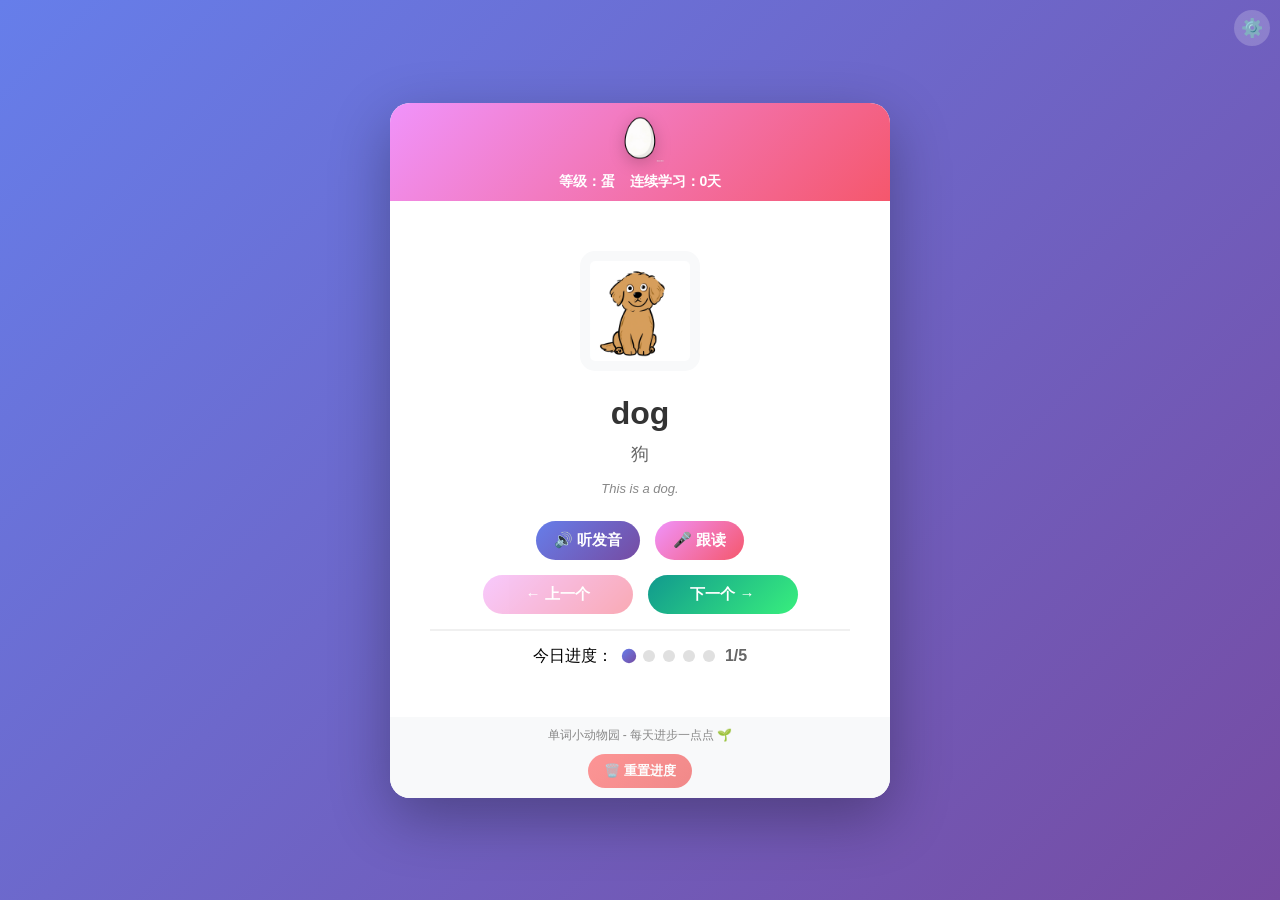
<file: code/index.html>
<!DOCTYPE html>
<html lang="zh-CN">
<head>
  <meta charset="UTF-8">
  <meta name="viewport" content="width=device-width, initial-scale=1.0">
  <title>单词小动物园 - 每日 5 词</title>
  <link rel="stylesheet" href="./style.css">
</head>
<body>
  <div class="container">
    <!-- 头部：动物显示 + 设置按钮 -->
    <header class="header">
      <div class="animal-container">
        <img id="animal-image" src="images/egg_0.png" alt="小动物" class="animal-image">
        <div class="animal-info">
          <span id="animal-level">等级：蛋</span>
          <span id="days-count">连续学习：0 天</span>
        </div>
      </div>
      <button id="btn-settings" class="btn-settings" title="设置布局">
        ⚙️
      </button>
    </header>

    <!-- 设置面板 -->
    <div id="settings-panel" class="settings-panel hidden">
      <div class="settings-content">
        <div class="settings-header">
          <h3>🎨 布局设置</h3>
          <button id="btn-close-settings" class="btn-close">×</button>
        </div>
        <div class="settings-body">
          <p class="settings-desc">选择你喜欢的布局样式：</p>
          <div class="layout-options">
            <label class="layout-option">
              <input type="radio" name="layout" value="layout-a" checked>
              <div class="layout-preview layout-preview-a">
                <div class="preview-icon">📱</div>
                <strong>紧凑布局</strong>
                <span>方案 A</span>
              </div>
            </label>
            <label class="layout-option">
              <input type="radio" name="layout" value="layout-b">
              <div class="layout-preview layout-preview-b">
                <div class="preview-icon">📖</div>
                <strong>左右分栏</strong>
                <span>方案 B</span>
              </div>
            </label>
            <label class="layout-option">
              <input type="radio" name="layout" value="layout-c">
              <div class="layout-preview layout-preview-c">
                <div class="preview-icon">🎴</div>
                <strong>卡片悬浮</strong>
                <span>方案 C</span>
              </div>
            </label>
          </div>
        </div>
      </div>
    </div>

    <!-- 主内容区 -->
    <main id="main-content">
      <!-- 学习页面 -->
      <div id="learning-page" class="page">
        <div class="word-card">
          <div class="word-image-container">
            <img id="word-image" src="" alt="单词图片" class="word-image">
          </div>
          <div class="word-content">
            <h1 id="word-text" class="word-text">cat</h1>
            <p id="word-meaning" class="word-meaning">猫</p>
            <p id="word-sentence" class="word-sentence">This is a cat.</p>
            
            <div class="button-group">
              <button id="btn-play" class="btn btn-primary">
                🔊 听发音
              </button>
              <button id="btn-record" class="btn btn-secondary">
                🎤 跟读
              </button>
            </div>
            
            <div class="nav-buttons">
              <button id="btn-prev" class="btn btn-secondary">
                ← 上一个
              </button>
              <button id="btn-next" class="btn btn-success">
                下一个 →
              </button>
            </div>
          </div>
          <div class="progress-container">
            <span>今日进度：</span>
            <div class="progress-dots">
              <span class="dot active"></span>
              <span class="dot"></span>
              <span class="dot"></span>
              <span class="dot"></span>
              <span class="dot"></span>
            </div>
            <span id="progress-text">1/5</span>
          </div>
        </div>
      </div>

      <!-- 完成页面 -->
      <div id="complete-page" class="page hidden">
        <div class="celebration-card">
          <h1 class="celebration-title">🎉 太棒了！</h1>
          <div class="level-up-animation">
            <p class="level-up-text">小动物长大了！</p>
            <div class="level-up-arrow">🐣 → 🐤</div>
          </div>
          <button id="btn-tomorrow" class="btn btn-success btn-large">
            明天继续
          </button>
        </div>
      </div>

      <!-- 已完成页面 -->
      <div id="completed-page" class="page hidden">
        <div class="completed-card">
          <h1 class="completed-title">✅ 今天已完成</h1>
          <p class="completed-text">明天再来哦～</p>
          <div class="completed-buttons">
            <button id="btn-retry" class="btn btn-primary">
              🔄 再来一次
            </button>
            <button id="btn-review" class="btn btn-secondary">
              复习旧词
            </button>
          </div>
        </div>
      </div>
    </main>

    <!-- 底部 -->
    <footer class="footer">
      <p>单词小动物园 - 每天进步一点点 🌱</p>
      <button id="btn-reset" class="btn-reset" title="重置学习进度">
        🗑️ 重置进度
      </button>
    </footer>
  </div>

  <!-- 音频元素 -->
  <audio id="audio-player"></audio>

  <script src="./data/words.js"></script>
  <script src="./script.js"></script>
</body>
</html>
</file>
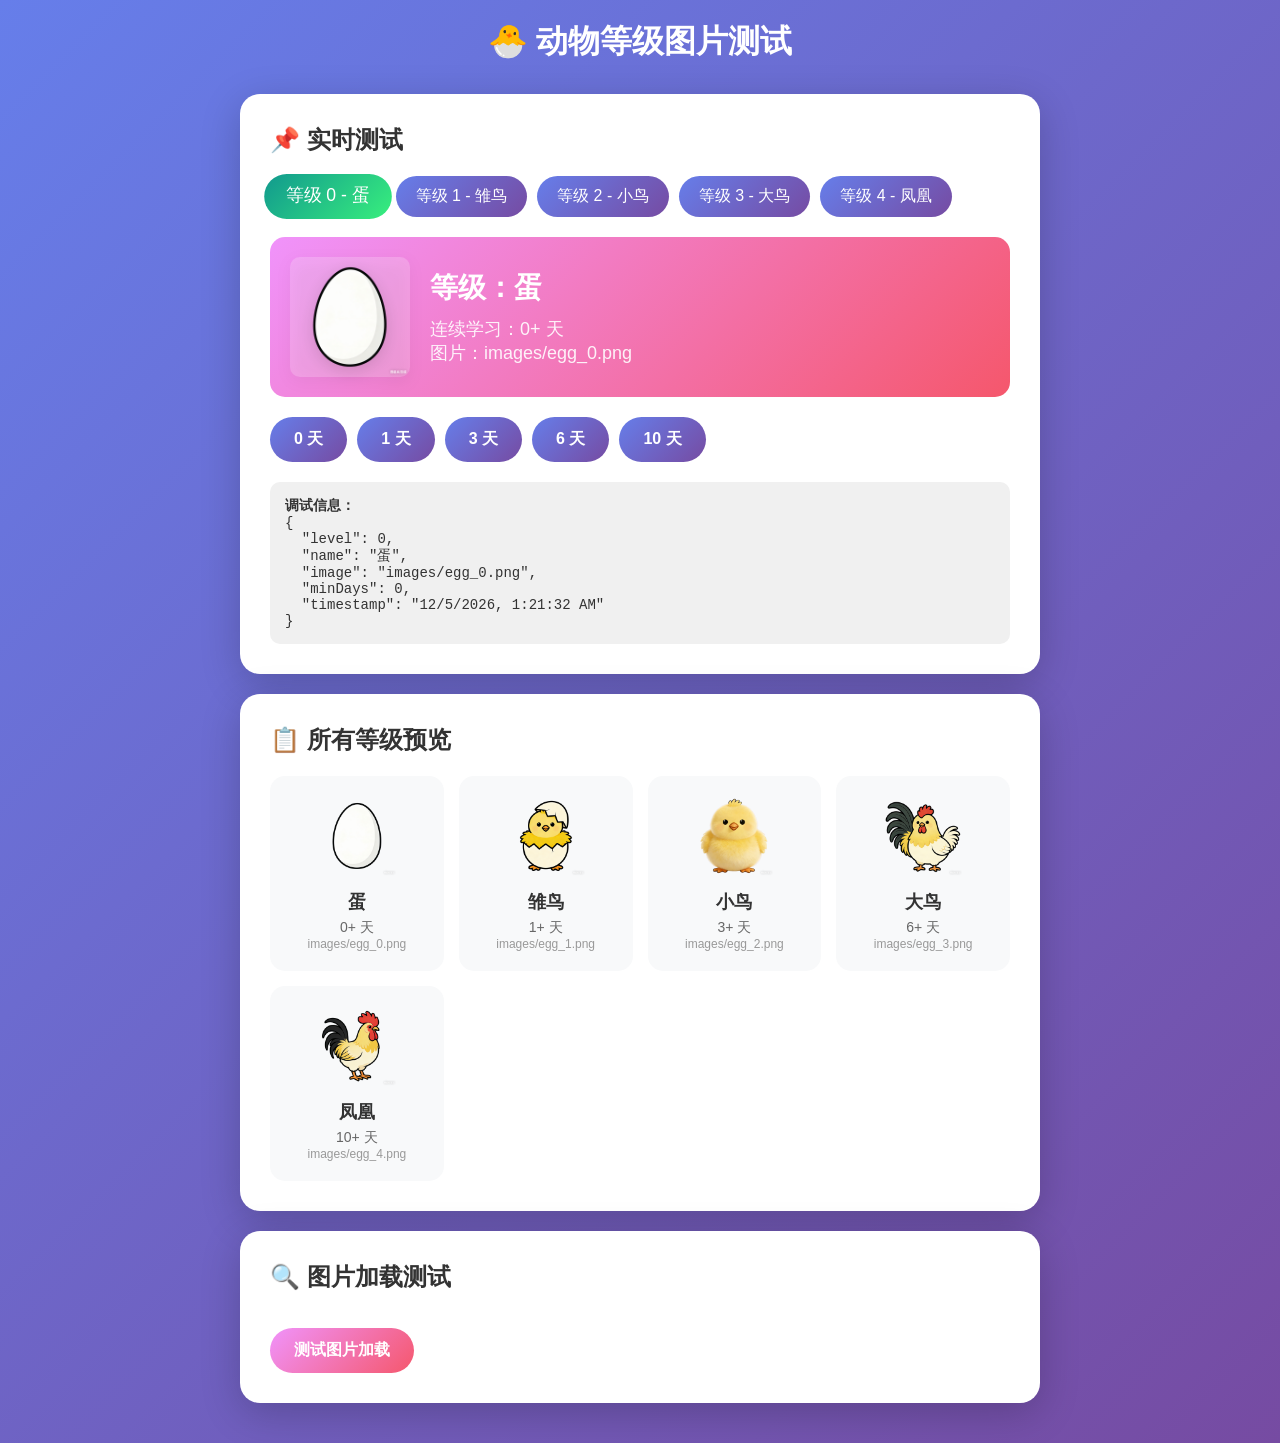
<file: code/test-levels.html>
<!DOCTYPE html>
<html lang="zh-CN">
<head>
  <meta charset="UTF-8">
  <meta name="viewport" content="width=device-width, initial-scale=1.0">
  <title>动物等级图片测试</title>
  <style>
    * {
      margin: 0;
      padding: 0;
      box-sizing: border-box;
    }

    body {
      font-family: 'Segoe UI', 'Microsoft YaHei', sans-serif;
      background: linear-gradient(135deg, #667eea 0%, #764ba2 100%);
      min-height: 100vh;
      padding: 20px;
    }

    .container {
      max-width: 800px;
      margin: 0 auto;
    }

    h1 {
      text-align: center;
      color: white;
      margin-bottom: 30px;
      font-size: 32px;
    }

    /* 测试区域 */
    .test-section {
      background: white;
      border-radius: 20px;
      padding: 30px;
      margin-bottom: 20px;
      box-shadow: 0 10px 40px rgba(0, 0, 0, 0.2);
    }

    .test-section h2 {
      color: #333;
      margin-bottom: 20px;
      font-size: 24px;
    }

    /* 等级展示 */
    .level-display {
      display: flex;
      align-items: center;
      gap: 20px;
      padding: 20px;
      background: linear-gradient(135deg, #f093fb 0%, #f5576c 100%);
      border-radius: 15px;
      margin-bottom: 20px;
    }

    .level-image {
      width: 120px;
      height: 120px;
      object-fit: contain;
      filter: drop-shadow(0 4px 8px rgba(0, 0, 0, 0.2));
      background: rgba(255, 255, 255, 0.2);
      border-radius: 10px;
    }

    .level-info {
      color: white;
      font-size: 18px;
    }

    .level-info h3 {
      font-size: 28px;
      margin-bottom: 10px;
    }

    .level-info p {
      opacity: 0.9;
    }

    /* 等级选择器 */
    .level-selector {
      display: flex;
      gap: 10px;
      flex-wrap: wrap;
      margin-bottom: 20px;
    }

    .level-btn {
      padding: 10px 20px;
      border: none;
      border-radius: 25px;
      background: linear-gradient(135deg, #667eea 0%, #764ba2 100%);
      color: white;
      font-size: 16px;
      cursor: pointer;
      transition: all 0.3s ease;
    }

    .level-btn:hover {
      transform: translateY(-2px);
      box-shadow: 0 4px 12px rgba(0, 0, 0, 0.2);
    }

    .level-btn.active {
      background: linear-gradient(135deg, #11998e 0%, #38ef7d 100%);
      transform: scale(1.1);
    }

    /* 所有等级预览 */
    .all-levels {
      display: grid;
      grid-template-columns: repeat(auto-fit, minmax(150px, 1fr));
      gap: 15px;
    }

    .level-card {
      background: #f8f9fa;
      border-radius: 15px;
      padding: 20px;
      text-align: center;
      transition: all 0.3s ease;
    }

    .level-card:hover {
      transform: translateY(-5px);
      box-shadow: 0 8px 20px rgba(0, 0, 0, 0.15);
    }

    .level-card img {
      width: 80px;
      height: 80px;
      object-fit: contain;
      margin-bottom: 10px;
    }

    .level-card h4 {
      color: #333;
      font-size: 18px;
      margin-bottom: 5px;
    }

    .level-card p {
      color: #666;
      font-size: 14px;
    }

    /* 调试信息 */
    .debug-info {
      background: #f0f0f0;
      border-radius: 10px;
      padding: 15px;
      margin-top: 20px;
      font-family: 'Courier New', monospace;
      font-size: 14px;
      color: #333;
    }

    .debug-info pre {
      white-space: pre-wrap;
      word-wrap: break-word;
    }

    /* 按钮组 */
    .button-group {
      display: flex;
      gap: 10px;
      margin-top: 20px;
    }

    .btn {
      padding: 12px 24px;
      border: none;
      border-radius: 50px;
      font-size: 16px;
      cursor: pointer;
      transition: all 0.3s ease;
      font-weight: bold;
    }

    .btn-primary {
      background: linear-gradient(135deg, #667eea 0%, #764ba2 100%);
      color: white;
    }

    .btn-secondary {
      background: linear-gradient(135deg, #f093fb 0%, #f5576c 100%);
      color: white;
    }

    .btn:hover {
      transform: translateY(-2px);
      box-shadow: 0 4px 12px rgba(0, 0, 0, 0.2);
    }
  </style>
</head>
<body>
  <div class="container">
    <h1>🐣 动物等级图片测试</h1>

    <!-- 实时测试区域 -->
    <div class="test-section">
      <h2>📌 实时测试</h2>
      
      <div class="level-selector">
        <button class="level-btn active" data-level="0">等级 0 - 蛋</button>
        <button class="level-btn" data-level="1">等级 1 - 雏鸟</button>
        <button class="level-btn" data-level="2">等级 2 - 小鸟</button>
        <button class="level-btn" data-level="3">等级 3 - 大鸟</button>
        <button class="level-btn" data-level="4">等级 4 - 凤凰</button>
      </div>

      <div class="level-display">
        <img id="current-image" src="images/egg_0.png" alt="动物等级" class="level-image">
        <div class="level-info">
          <h3 id="level-name">等级：蛋</h3>
          <p id="level-days">连续学习：0 天</p>
          <p id="image-path">图片：images/egg_0.png</p>
        </div>
      </div>

      <div class="button-group">
        <button class="btn btn-primary" onclick="simulateDays(0)">0 天</button>
        <button class="btn btn-primary" onclick="simulateDays(1)">1 天</button>
        <button class="btn btn-primary" onclick="simulateDays(3)">3 天</button>
        <button class="btn btn-primary" onclick="simulateDays(6)">6 天</button>
        <button class="btn btn-primary" onclick="simulateDays(10)">10 天</button>
      </div>

      <div class="debug-info">
        <strong>调试信息：</strong>
        <pre id="debug-output">等待操作...</pre>
      </div>
    </div>

    <!-- 所有等级预览 -->
    <div class="test-section">
      <h2>📋 所有等级预览</h2>
      <div class="all-levels" id="all-levels-container">
        <!-- 动态生成 -->
      </div>
    </div>

    <!-- 图片加载测试 -->
    <div class="test-section">
      <h2>🔍 图片加载测试</h2>
      <div id="image-test-results"></div>
      <button class="btn btn-secondary" onclick="testImageLoading()" style="margin-top: 15px;">
        测试图片加载
      </button>
    </div>
  </div>

  <script>
    // 等级配置
    const levelConfig = {
      0: { name: '蛋', image: 'images/egg_0.png', minDays: 0 },
      1: { name: '雏鸟', image: 'images/egg_1.png', minDays: 1 },
      2: { name: '小鸟', image: 'images/egg_2.png', minDays: 3 },
      3: { name: '大鸟', image: 'images/egg_3.png', minDays: 6 },
      4: { name: '凤凰', image: 'images/egg_4.png', minDays: 10 }
    };

    // 图片加载错误处理
    function handleImageError(img) {
      img.onerror = function() {
        this.src = 'data:image/svg+xml,<svg xmlns="http://www.w3.org/2000/svg" width="120" height="120"><rect fill="%23ccc" width="120" height="120"/><text x="60" y="65" text-anchor="middle" fill="%23666" font-size="14">图片加载失败</text></svg>';
        console.error('图片加载失败:', this.dataset.src || this.src);
      };
      img.dataset.src = img.src;
    }

    // 获取动物等级
    function getAnimalLevel(days) {
      if (days >= 10) return 4;
      if (days >= 6) return 3;
      if (days >= 3) return 2;
      if (days >= 1) return 1;
      return 0;
    }

    // 更新显示
    function updateDisplay(level) {
      const config = levelConfig[level];
      const img = document.getElementById('current-image');
      const levelName = document.getElementById('level-name');
      const levelDays = document.getElementById('level-days');
      const imagePath = document.getElementById('image-path');
      const debugOutput = document.getElementById('debug-output');

      img.src = config.image;
      levelName.textContent = `等级：${config.name}`;
      levelDays.textContent = `连续学习：${config.minDays}+ 天`;
      imagePath.textContent = `图片：${config.image}`;

      debugOutput.textContent = JSON.stringify({
        level: level,
        name: config.name,
        image: config.image,
        minDays: config.minDays,
        timestamp: new Date().toLocaleString()
      }, null, 2);

      // 更新按钮状态
      document.querySelectorAll('.level-btn').forEach((btn, index) => {
        btn.classList.toggle('active', index === level);
      });
    }

    // 模拟天数
    function simulateDays(days) {
      const level = getAnimalLevel(days);
      updateDisplay(level);
      document.getElementById('level-days').textContent = `连续学习：${days} 天`;
    }

    // 生成所有等级预览
    function generateAllLevels() {
      const container = document.getElementById('all-levels-container');
      container.innerHTML = '';

      for (let i = 0; i <= 4; i++) {
        const config = levelConfig[i];
        const card = document.createElement('div');
        card.className = 'level-card';
        card.innerHTML = `
          <img src="${config.image}" alt="${config.name}" data-idx="${i}">
          <h4>${config.name}</h4>
          <p>${config.minDays}+ 天</p>
          <p style="font-size:12px;color:#999">${config.image}</p>
        `;
        const img = card.querySelector('img');
        handleImageError(img);
        card.onclick = () => updateDisplay(i);
        container.appendChild(card);
      }
    }

    // 测试图片加载
    function testImageLoading() {
      const resultsDiv = document.getElementById('image-test-results');
      resultsDiv.innerHTML = '<p>测试中...</p>';

      const results = [];
      let loaded = 0;
      const total = 5;

      for (let i = 0; i <= 4; i++) {
        const config = levelConfig[i];
        const img = new Image();
        
        img.onload = () => {
          results.push({
            level: i,
            name: config.name,
            image: config.image,
            status: '✅ 成功',
            size: `${img.naturalWidth}x${img.naturalHeight}`
          });
          loaded++;
          if (loaded === total) displayResults();
        };

        img.onerror = () => {
          results.push({
            level: i,
            name: config.name,
            image: config.image,
            status: '❌ 失败',
            size: '-'
          });
          loaded++;
          if (loaded === total) displayResults();
        };

        img.src = config.image;
      }

      function displayResults() {
        results.sort((a, b) => a.level - b.level);
        resultsDiv.innerHTML = `
          <table style="width:100%;border-collapse:collapse">
            <tr style="background:#f0f0f0">
              <th style="padding:10px;text-align:left">等级</th>
              <th style="padding:10px;text-align:left">名称</th>
              <th style="padding:10px;text-align:left">图片</th>
              <th style="padding:10px;text-align:left">状态</th>
              <th style="padding:10px;text-align:left">尺寸</th>
            </tr>
            ${results.map(r => `
              <tr style="border-bottom:1px solid #e0e0e0">
                <td style="padding:10px">${r.level}</td>
                <td style="padding:10px">${r.name}</td>
                <td style="padding:10px;font-size:12px">${r.image}</td>
                <td style="padding:10px">${r.status}</td>
                <td style="padding:10px">${r.size}</td>
              </tr>
            `).join('')}
          </table>
        `;
      }
    }

    // 初始化
    document.addEventListener('DOMContentLoaded', () => {
      generateAllLevels();
      updateDisplay(0);

      // 为当前图片添加错误处理
      handleImageError(document.getElementById('current-image'));

      // 绑定等级按钮事件
      document.querySelectorAll('.level-btn').forEach(btn => {
        btn.addEventListener('click', () => {
          const level = parseInt(btn.dataset.level);
          updateDisplay(level);
        });
      });
    });
  </script>
</body>
</html>
</file>
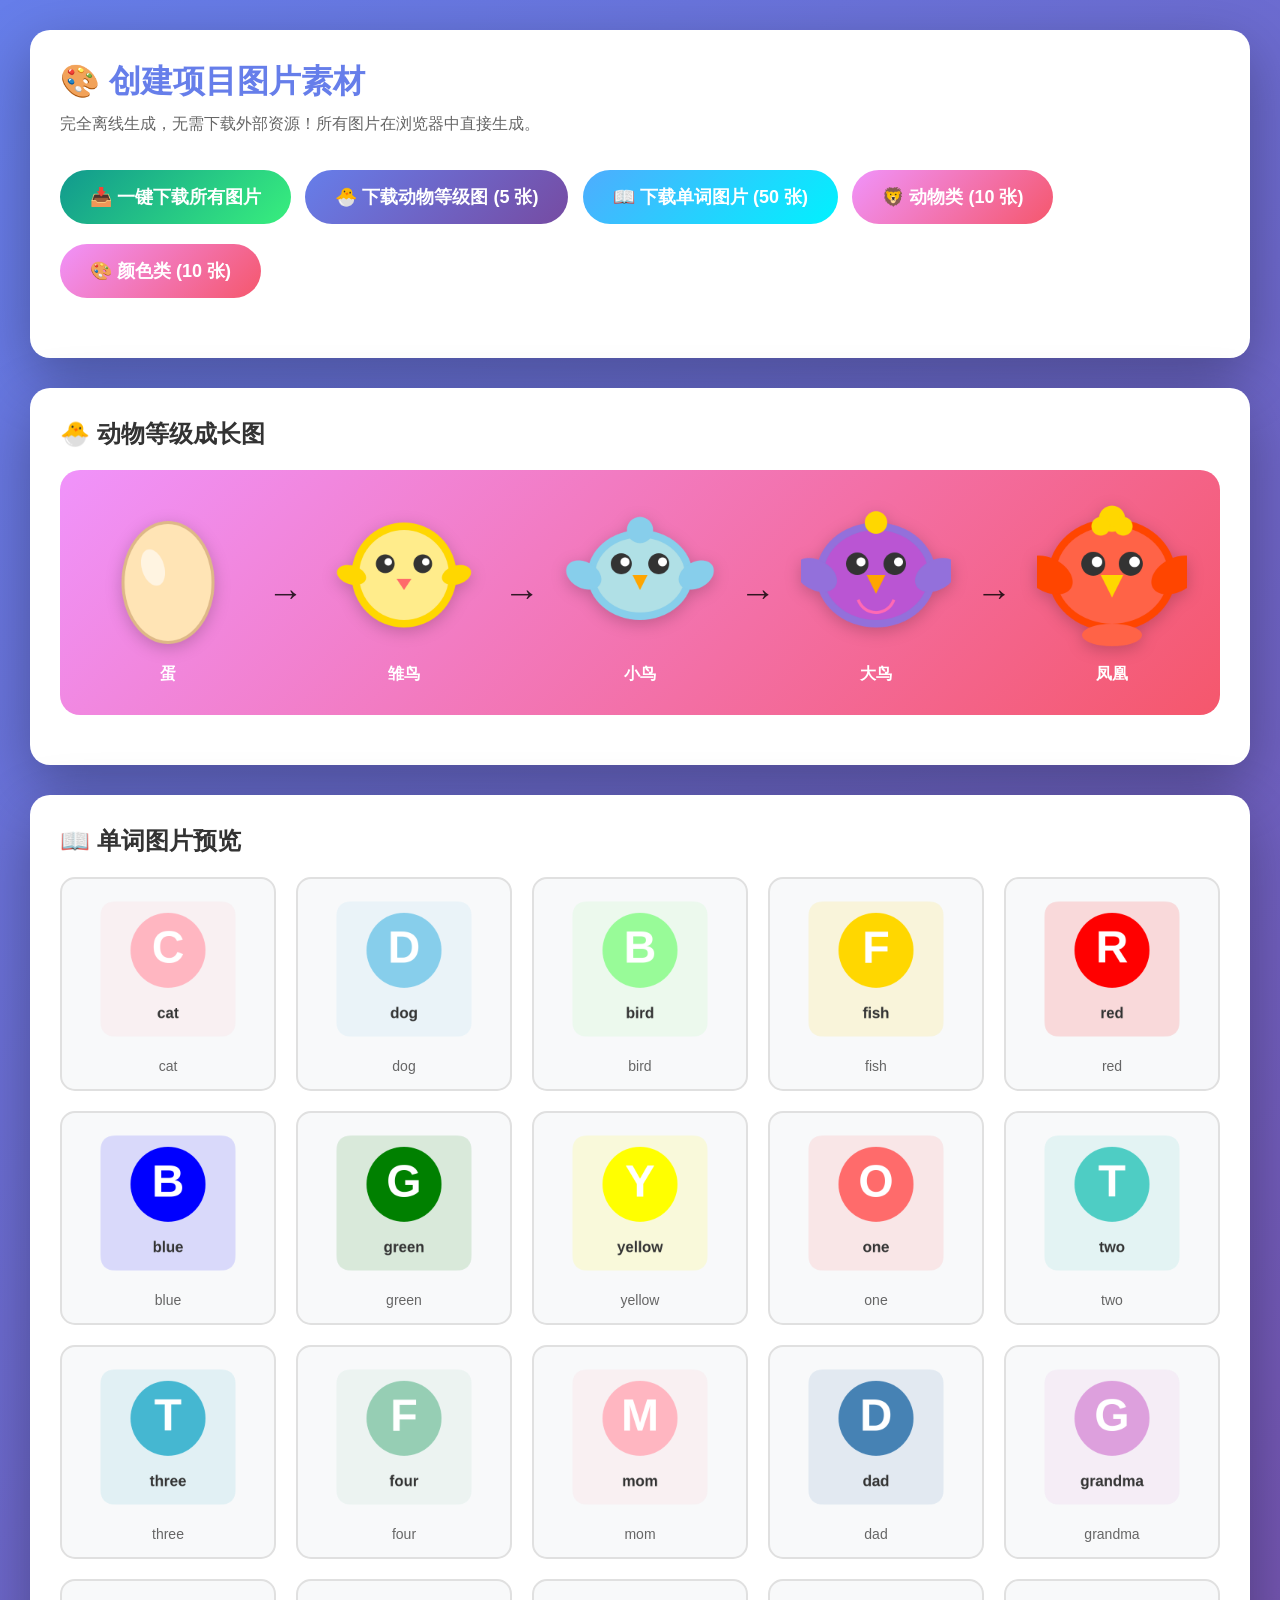
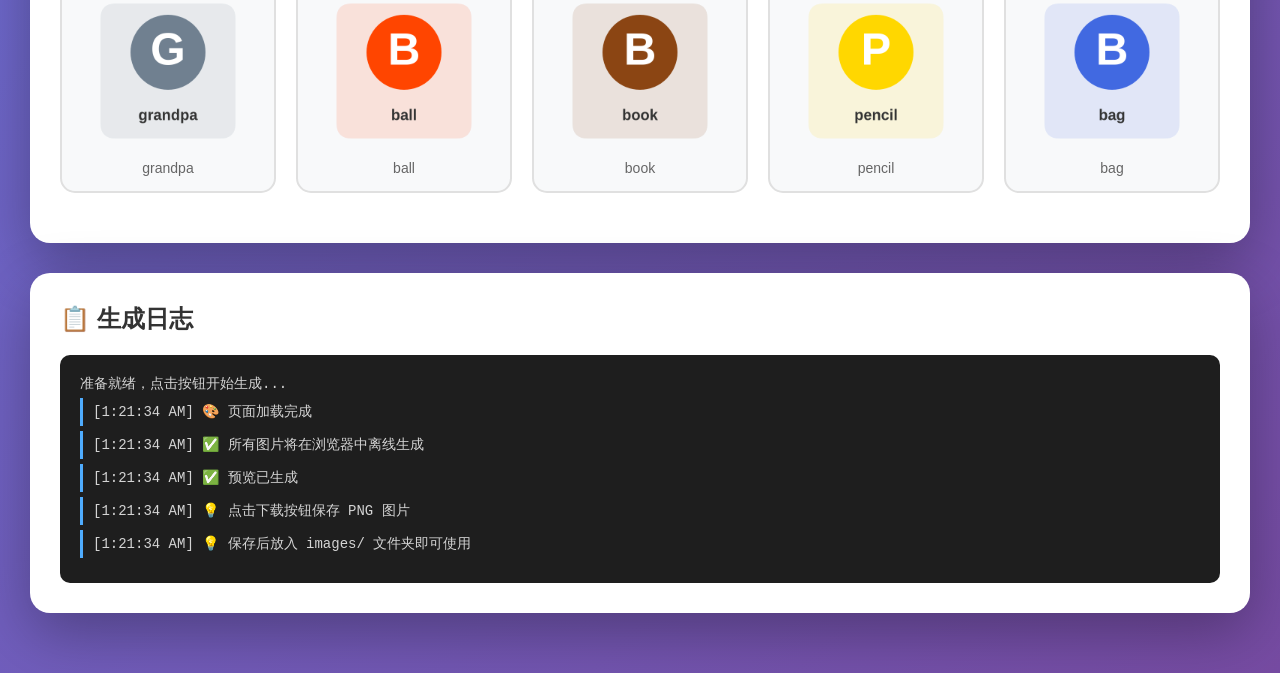
<file: tools/debug/create-images.html>
<!DOCTYPE html>
<html lang="zh-CN">
<head>
  <meta charset="UTF-8">
  <meta name="viewport" content="width=device-width, initial-scale=1.0">
  <title>创建项目图片 - 离线版</title>
  <style>
    * { margin: 0; padding: 0; box-sizing: border-box; }
    body {
      font-family: 'Segoe UI', Arial, sans-serif;
      background: linear-gradient(135deg, #667eea 0%, #764ba2 100%);
      min-height: 100vh;
      padding: 30px;
    }
    .container {
      max-width: 1400px;
      margin: 0 auto;
    }
    .card {
      background: white;
      border-radius: 20px;
      padding: 30px;
      margin-bottom: 30px;
      box-shadow: 0 20px 60px rgba(0,0,0,0.3);
    }
    h1 { color: #667eea; margin-bottom: 10px; font-size: 32px; }
    h2 { color: #333; margin-bottom: 20px; font-size: 24px; }
    .subtitle { color: #666; margin-bottom: 25px; }
    
    .btn-group { margin: 20px 0; }
    .btn {
      padding: 15px 30px;
      font-size: 18px;
      border: none;
      border-radius: 50px;
      cursor: pointer;
      margin: 10px 10px 10px 0;
      color: white;
      font-weight: bold;
      transition: all 0.3s;
    }
    .btn:hover { transform: translateY(-3px); box-shadow: 0 10px 20px rgba(0,0,0,0.2); }
    .btn-primary { background: linear-gradient(135deg, #667eea 0%, #764ba2 100%); }
    .btn-success { background: linear-gradient(135deg, #11998e 0%, #38ef7d 100%); }
    .btn-warning { background: linear-gradient(135deg, #f093fb 0%, #f5576c 100%); }
    .btn-info { background: linear-gradient(135deg, #4facfe 0%, #00f2fe 100%); }
    
    .preview-section {
      display: grid;
      grid-template-columns: repeat(auto-fill, minmax(180px, 1fr));
      gap: 20px;
      margin: 20px 0;
    }
    .preview-item {
      background: #f8f9fa;
      border-radius: 15px;
      padding: 15px;
      text-align: center;
      border: 2px solid #e0e0e0;
      transition: all 0.3s;
    }
    .preview-item:hover {
      transform: translateY(-5px);
      box-shadow: 0 10px 20px rgba(0,0,0,0.1);
    }
    .preview-item canvas {
      max-width: 100%;
      height: auto;
    }
    .preview-item p {
      margin-top: 10px;
      font-size: 14px;
      color: #666;
      font-weight: 500;
    }
    
    .animal-showcase {
      display: flex;
      justify-content: space-around;
      align-items: center;
      padding: 30px;
      background: linear-gradient(135deg, #f093fb 0%, #f5576c 100%);
      border-radius: 20px;
      margin: 20px 0;
      flex-wrap: wrap;
      gap: 20px;
    }
    .animal-item {
      text-align: center;
      color: white;
    }
    .animal-item canvas {
      filter: drop-shadow(0 4px 8px rgba(0,0,0,0.2));
    }
    .animal-item p {
      margin-top: 10px;
      font-weight: bold;
      font-size: 16px;
    }
    .arrow {
      font-size: 36px;
      opacity: 0.8;
    }
    
    #log {
      background: #1e1e1e;
      color: #d4d4d4;
      padding: 20px;
      border-radius: 10px;
      font-family: 'Consolas', monospace;
      font-size: 14px;
      max-height: 300px;
      overflow-y: auto;
    }
    .log-item {
      margin: 5px 0;
      padding: 5px 10px;
      border-left: 3px solid #667eea;
    }
    .log-success { border-left-color: #28a745; color: #28a745; }
    .log-error { border-left-color: #dc3545; color: #dc3545; }
    .log-info { border-left-color: #4facfe; }
    
    .progress-bar {
      width: 100%;
      height: 30px;
      background: #e0e0e0;
      border-radius: 15px;
      overflow: hidden;
      margin: 20px 0;
    }
    .progress-fill {
      height: 100%;
      background: linear-gradient(90deg, #11998e, #38ef7d);
      transition: width 0.3s;
      display: flex;
      align-items: center;
      justify-content: center;
      color: white;
      font-weight: bold;
    }
    
    .hidden-canvas { display: none; }
  </style>
</head>
<body>
  <div class="container">
    <div class="card">
      <h1>🎨 创建项目图片素材</h1>
      <p class="subtitle">完全离线生成，无需下载外部资源！所有图片在浏览器中直接生成。</p>
      
      <div class="btn-group">
        <button class="btn btn-success" onclick="downloadAll()">📥 一键下载所有图片</button>
        <button class="btn btn-primary" onclick="downloadAnimals()">🐣 下载动物等级图 (5 张)</button>
        <button class="btn btn-info" onclick="downloadWords()">📖 下载单词图片 (50 张)</button>
        <button class="btn btn-warning" onclick="downloadCategory('animals')">🦁 动物类 (10 张)</button>
        <button class="btn btn-warning" onclick="downloadCategory('colors')">🎨 颜色类 (10 张)</button>
      </div>
      
      <div class="progress-bar" id="progress-bar" style="display:none;">
        <div class="progress-fill" id="progress-fill" style="width: 0%;">0%</div>
      </div>
    </div>
    
    <div class="card">
      <h2>🐣 动物等级成长图</h2>
      <div class="animal-showcase" id="animal-showcase"></div>
    </div>
    
    <div class="card">
      <h2>📖 单词图片预览</h2>
      <div class="preview-section" id="word-preview"></div>
    </div>
    
    <div class="card">
      <h2>📋 生成日志</h2>
      <div id="log">准备就绪，点击按钮开始生成...</div>
    </div>
  </div>
  
  <!-- 隐藏的 Canvas 用于生成图片 -->
  <canvas id="canvas" class="hidden-canvas" width="400" height="400"></canvas>
  
  <script>
    const logDiv = document.getElementById('log');
    const canvas = document.getElementById('canvas');
    const ctx = canvas.getContext('2d');
    
    function log(msg, type = 'info') {
      const className = type === 'success' ? 'log-success' : type === 'error' ? 'log-error' : 'log-info';
      logDiv.innerHTML += `<div class="log-item ${className}">[${new Date().toLocaleTimeString()}] ${msg}</div>`;
      logDiv.scrollTop = logDiv.scrollHeight;
      console.log(msg);
    }
    
    function updateProgress(current, total) {
      const percent = Math.round((current / total) * 100);
      document.getElementById('progress-fill').style.width = percent + '%';
      document.getElementById('progress-fill').textContent = percent + '%';
    }
    
    // ========== 动物等级图绘制 ==========
    
    function drawAnimal(type) {
      ctx.clearRect(0, 0, 400, 400);
      
      switch(type) {
        case 'egg':
          // 蛋
          ctx.fillStyle = '#FFE4B5';
          ctx.beginPath();
          ctx.ellipse(200, 220, 120, 160, 0, 0, Math.PI * 2);
          ctx.fill();
          ctx.strokeStyle = '#DEB887';
          ctx.lineWidth = 8;
          ctx.stroke();
          // 高光
          ctx.fillStyle = 'rgba(255,255,255,0.6)';
          ctx.beginPath();
          ctx.ellipse(160, 180, 30, 50, -0.3, 0, Math.PI * 2);
          ctx.fill();
          break;
          
        case 'chick':
          // 小鸡
          ctx.fillStyle = '#FFD700';
          ctx.beginPath();
          ctx.arc(200, 200, 140, 0, Math.PI * 2);
          ctx.fill();
          // 身体浅色
          ctx.fillStyle = '#FFEC8B';
          ctx.beginPath();
          ctx.arc(200, 200, 120, 0, Math.PI * 2);
          ctx.fill();
          // 眼睛
          ctx.fillStyle = '#333';
          ctx.beginPath();
          ctx.arc(150, 170, 25, 0, Math.PI * 2);
          ctx.arc(250, 170, 25, 0, Math.PI * 2);
          ctx.fill();
          // 眼白
          ctx.fillStyle = '#FFF';
          ctx.beginPath();
          ctx.arc(158, 165, 10, 0, Math.PI * 2);
          ctx.arc(258, 165, 10, 0, Math.PI * 2);
          ctx.fill();
          // 嘴巴
          ctx.fillStyle = '#FF6B6B';
          ctx.beginPath();
          ctx.moveTo(180, 210);
          ctx.lineTo(220, 210);
          ctx.lineTo(200, 240);
          ctx.fill();
          // 翅膀
          ctx.fillStyle = '#FFD700';
          ctx.beginPath();
          ctx.ellipse(60, 200, 40, 25, 0.3, 0, Math.PI * 2);
          ctx.ellipse(340, 200, 40, 25, -0.3, 0, Math.PI * 2);
          ctx.fill();
          break;
          
        case 'bird':
          // 小鸟
          ctx.fillStyle = '#87CEEB';
          ctx.beginPath();
          ctx.ellipse(200, 200, 140, 120, 0, 0, Math.PI * 2);
          ctx.fill();
          // 身体浅色
          ctx.fillStyle = '#B0E0E6';
          ctx.beginPath();
          ctx.ellipse(200, 200, 120, 100, 0, 0, Math.PI * 2);
          ctx.fill();
          // 眼睛
          ctx.fillStyle = '#333';
          ctx.beginPath();
          ctx.arc(150, 170, 28, 0, Math.PI * 2);
          ctx.arc(250, 170, 28, 0, Math.PI * 2);
          ctx.fill();
          ctx.fillStyle = '#FFF';
          ctx.beginPath();
          ctx.arc(160, 165, 12, 0, Math.PI * 2);
          ctx.arc(260, 165, 12, 0, Math.PI * 2);
          ctx.fill();
          // 嘴巴
          ctx.fillStyle = '#FFA500';
          ctx.beginPath();
          ctx.moveTo(180, 200);
          ctx.lineTo(220, 200);
          ctx.lineTo(200, 240);
          ctx.fill();
          // 翅膀
          ctx.fillStyle = '#87CEEB';
          ctx.beginPath();
          ctx.ellipse(50, 200, 50, 35, 0.5, 0, Math.PI * 2);
          ctx.ellipse(350, 200, 50, 35, -0.5, 0, Math.PI * 2);
          ctx.fill();
          // 羽毛
          ctx.fillStyle = '#87CEEB';
          ctx.beginPath();
          ctx.arc(200, 80, 35, 0, Math.PI * 2);
          ctx.fill();
          break;
          
        case 'bigbird':
          // 大鸟
          ctx.fillStyle = '#9370DB';
          ctx.beginPath();
          ctx.ellipse(200, 200, 160, 140, 0, 0, Math.PI * 2);
          ctx.fill();
          // 身体浅色
          ctx.fillStyle = '#BA55D3';
          ctx.beginPath();
          ctx.ellipse(200, 200, 140, 120, 0, 0, Math.PI * 2);
          ctx.fill();
          // 眼睛
          ctx.fillStyle = '#333';
          ctx.beginPath();
          ctx.arc(150, 170, 30, 0, Math.PI * 2);
          ctx.arc(250, 170, 30, 0, Math.PI * 2);
          ctx.fill();
          ctx.fillStyle = '#FFF';
          ctx.beginPath();
          ctx.arc(160, 165, 12, 0, Math.PI * 2);
          ctx.arc(260, 165, 12, 0, Math.PI * 2);
          ctx.fill();
          // 嘴巴
          ctx.fillStyle = '#FFA500';
          ctx.beginPath();
          ctx.moveTo(175, 200);
          ctx.lineTo(225, 200);
          ctx.lineTo(200, 250);
          ctx.fill();
          // 翅膀
          ctx.fillStyle = '#9370DB';
          ctx.beginPath();
          ctx.ellipse(40, 200, 60, 40, 0.5, 0, Math.PI * 2);
          ctx.ellipse(360, 200, 60, 40, -0.5, 0, Math.PI * 2);
          ctx.fill();
          // 头冠
          ctx.fillStyle = '#FFD700';
          ctx.beginPath();
          ctx.arc(200, 60, 30, 0, Math.PI * 2);
          ctx.fill();
          // 微笑
          ctx.strokeStyle = '#FF69B4';
          ctx.lineWidth = 8;
          ctx.beginPath();
          ctx.arc(200, 250, 50, 0.1 * Math.PI, 0.9 * Math.PI);
          ctx.stroke();
          break;
          
        case 'phoenix':
          // 凤凰
          ctx.fillStyle = '#FF4500';
          ctx.beginPath();
          ctx.ellipse(200, 200, 170, 150, 0, 0, Math.PI * 2);
          ctx.fill();
          // 身体浅色
          ctx.fillStyle = '#FF6347';
          ctx.beginPath();
          ctx.ellipse(200, 200, 150, 130, 0, 0, Math.PI * 2);
          ctx.fill();
          // 眼睛
          ctx.fillStyle = '#333';
          ctx.beginPath();
          ctx.arc(150, 170, 32, 0, Math.PI * 2);
          ctx.arc(250, 170, 32, 0, Math.PI * 2);
          ctx.fill();
          ctx.fillStyle = '#FFF';
          ctx.beginPath();
          ctx.arc(160, 165, 14, 0, Math.PI * 2);
          ctx.arc(260, 165, 14, 0, Math.PI * 2);
          ctx.fill();
          // 嘴巴
          ctx.fillStyle = '#FFD700';
          ctx.beginPath();
          ctx.moveTo(170, 200);
          ctx.lineTo(230, 200);
          ctx.lineTo(200, 260);
          ctx.fill();
          // 翅膀
          ctx.fillStyle = '#FF4500';
          ctx.beginPath();
          ctx.ellipse(30, 200, 70, 45, 0.5, 0, Math.PI * 2);
          ctx.ellipse(370, 200, 70, 45, -0.5, 0, Math.PI * 2);
          ctx.fill();
          // 头冠火焰
          ctx.fillStyle = '#FFD700';
          ctx.beginPath();
          ctx.arc(200, 50, 35, 0, Math.PI * 2);
          ctx.fill();
          ctx.beginPath();
          ctx.arc(170, 70, 25, 0, Math.PI * 2);
          ctx.arc(230, 70, 25, 0, Math.PI * 2);
          ctx.fill();
          // 尾巴火焰
          ctx.fillStyle = '#FF6347';
          ctx.beginPath();
          ctx.ellipse(200, 360, 80, 30, 0, 0, Math.PI * 2);
          ctx.fill();
          break;
      }
      
      return canvas.toDataURL('image/png');
    }
    
    // ========== 单词图片绘制 ==========
    
    function drawWordImage(word, category) {
      ctx.clearRect(0, 0, 400, 400);
      
      // 颜色映射
      const colors = {
        animals: ['#FFB6C1', '#87CEEB', '#98FB98', '#FFD700', '#DDA0DD', '#FFC0CB', '#FFA500', '#000000', '#8B4513', '#F5F5F5'],
        colors: ['#FF0000', '#0000FF', '#008000', '#FFFF00', '#FFA500', '#800080', '#FFC0CB', '#000000', '#FFFFFF', '#A52A2A'],
        numbers: ['#FF6B6B', '#4ECDC4', '#45B7D1', '#96CEB4', '#FFEAA7', '#DDA0DD', '#98FB98', '#F0E68C', '#E6E6FA', '#FFDAB9'],
        family: ['#FFB6C1', '#4682B4', '#DDA0DD', '#708090', '#FF69B4', '#1E90FF', '#FFDAB9', '#9370DB', '#2F4F4F', '#DB7093'],
        objects: ['#FF4500', '#8B4513', '#FFD700', '#4169E1', '#F5F5DC', '#8B4513', '#A0522D', '#4682B4', '#8B4513', '#87CEEB']
      };
      
      const categoryColors = colors[category] || ['#667eea', '#764ba2', '#f093fb', '#f5576c', '#4facfe'];
      const colorIndex = words[category].indexOf(word);
      const bgColor = categoryColors[colorIndex % categoryColors.length];
      
      // 背景圆角矩形
      ctx.fillStyle = bgColor + '20';
      roundRect(ctx, 20, 20, 360, 360, 40);
      ctx.fill();
      
      // 中间圆形
      ctx.fillStyle = bgColor;
      ctx.beginPath();
      ctx.arc(200, 150, 100, 0, Math.PI * 2);
      ctx.fill();
      
      // 首字母
      ctx.fillStyle = '#FFFFFF';
      ctx.font = 'bold 120px Arial';
      ctx.textAlign = 'center';
      ctx.textBaseline = 'middle';
      ctx.fillText(word.charAt(0).toUpperCase(), 200, 150);
      
      // 单词
      ctx.fillStyle = '#333333';
      ctx.font = 'bold 40px Arial';
      ctx.fillText(word, 200, 320);
      
      return canvas.toDataURL('image/png');
    }
    
    function roundRect(ctx, x, y, width, height, radius) {
      ctx.beginPath();
      ctx.moveTo(x + radius, y);
      ctx.lineTo(x + width - radius, y);
      ctx.quadraticCurveTo(x + width, y, x + width, y + radius);
      ctx.lineTo(x + width, y + height - radius);
      ctx.quadraticCurveTo(x + width, y + height, x + width - radius, y + height);
      ctx.lineTo(x + radius, y + height);
      ctx.quadraticCurveTo(x, y + height, x, y + height - radius);
      ctx.lineTo(x, y + radius);
      ctx.quadraticCurveTo(x, y, x + radius, y);
      ctx.closePath();
    }
    
    // ========== 下载功能 ==========
    
    function downloadCanvas(filename) {
      const link = document.createElement('a');
      link.download = filename;
      link.href = canvas.toDataURL('image/png');
      link.click();
    }
    
    function downloadAnimals() {
      log('开始下载动物等级图...');
      const animals = ['egg', 'chick', 'bird', 'bigbird', 'phoenix'];
      
      animals.forEach((animal, index) => {
        setTimeout(() => {
          drawAnimal(animal);
          downloadCanvas(`${animal}.png`);
          log(`✅ 下载：${animal}.png`, 'success');
          if (index === animals.length - 1) {
            log('✅ 动物等级图下载完成！', 'success');
          }
        }, index * 300);
      });
    }
    
    const words = {
      animals: ['cat', 'dog', 'bird', 'fish', 'rabbit', 'duck', 'pig', 'cow', 'horse', 'sheep'],
      colors: ['red', 'blue', 'green', 'yellow', 'orange', 'purple', 'pink', 'black', 'white', 'brown'],
      numbers: ['one', 'two', 'three', 'four', 'five', 'six', 'seven', 'eight', 'nine', 'ten'],
      family: ['mom', 'dad', 'grandma', 'grandpa', 'sister', 'brother', 'baby', 'family', 'uncle', 'aunt'],
      objects: ['ball', 'book', 'pencil', 'bag', 'cup', 'chair', 'table', 'bed', 'door', 'window']
    };
    
    function downloadWords() {
      log('开始下载单词图片...');
      let count = 0;
      const total = 50;
      
      document.getElementById('progress-bar').style.display = 'block';
      
      Object.keys(words).forEach(category => {
        words[category].forEach((word, index) => {
          setTimeout(() => {
            drawWordImage(word, category);
            downloadCanvas(`${word}.png`);
            count++;
            updateProgress(count, total);
            log(`✅ 下载：${word}.png`, 'success');
            
            if (count === total) {
              log('✅ 单词图片下载完成！共 50 张', 'success');
              document.getElementById('progress-bar').style.display = 'none';
            }
          }, count * 150);
        });
      });
    }
    
    function downloadCategory(category) {
      log(`开始下载${category}类图片...`);
      let count = 0;
      
      words[category].forEach((word, index) => {
        setTimeout(() => {
          drawWordImage(word, category);
          downloadCanvas(`${word}.png`);
          log(`✅ 下载：${word}.png`, 'success');
          if (index === words[category].length - 1) {
            log(`✅ ${category}类下载完成！`, 'success');
          }
        }, index * 300);
      });
    }
    
    function downloadAll() {
      log('开始下载所有图片...');
      downloadAnimals();
      setTimeout(() => downloadWords(), 2000);
    }
    
    // ========== 预览渲染 ==========
    
    function renderAnimalShowcase() {
      const container = document.getElementById('animal-showcase');
      const animals = ['egg', 'chick', 'bird', 'bigbird', 'phoenix'];
      const labels = ['蛋', '雏鸟', '小鸟', '大鸟', '凤凰'];
      
      container.innerHTML = animals.map((animal, i) => `
        <div class="animal-item">
          <canvas width="150" height="150" id="animal-${animal}"></canvas>
          <p>${labels[i]}</p>
        </div>
        ${i < animals.length - 1 ? '<div class="arrow">→</div>' : ''}
      `).join('');
      
      // 绘制
      setTimeout(() => {
        animals.forEach(animal => {
          const animalCanvas = document.getElementById(`animal-${animal}`);
          const animalCtx = animalCanvas.getContext('2d');
          drawAnimal(animal);
          const img = new Image();
          img.onload = () => {
            animalCtx.drawImage(img, 0, 0, 150, 150);
          };
          img.src = canvas.toDataURL('image/png');
        });
      }, 100);
    }
    
    function renderWordPreview() {
      const container = document.getElementById('word-preview');
      let previewWords = [];
      
      // 每个分类选前 4 个
      Object.keys(words).forEach(cat => {
        previewWords.push(...words[cat].slice(0, 4).map(w => ({word: w, category: cat})));
      });
      
      container.innerHTML = previewWords.map(({word, category}, index) => `
        <div class="preview-item">
          <canvas width="150" height="150" id="word-${word}"></canvas>
          <p>${word}</p>
        </div>
      `).join('');
      
      // 绘制
      setTimeout(() => {
        previewWords.forEach(({word, category}) => {
          const wordCanvas = document.getElementById(`word-${word}`);
          const wordCtx = wordCanvas.getContext('2d');
          drawWordImage(word, category);
          const img = new Image();
          img.onload = () => {
            wordCtx.drawImage(img, 0, 0, 150, 150);
          };
          img.src = canvas.toDataURL('image/png');
        });
      }, 100);
    }
    
    // ========== 初始化 ==========
    
    window.addEventListener('load', function() {
      log('🎨 页面加载完成');
      log('✅ 所有图片将在浏览器中离线生成');
      renderAnimalShowcase();
      renderWordPreview();
      log('✅ 预览已生成');
      log('💡 点击下载按钮保存 PNG 图片');
      log('💡 保存后放入 images/ 文件夹即可使用');
    });
  </script>
</body>
</html>
</file>
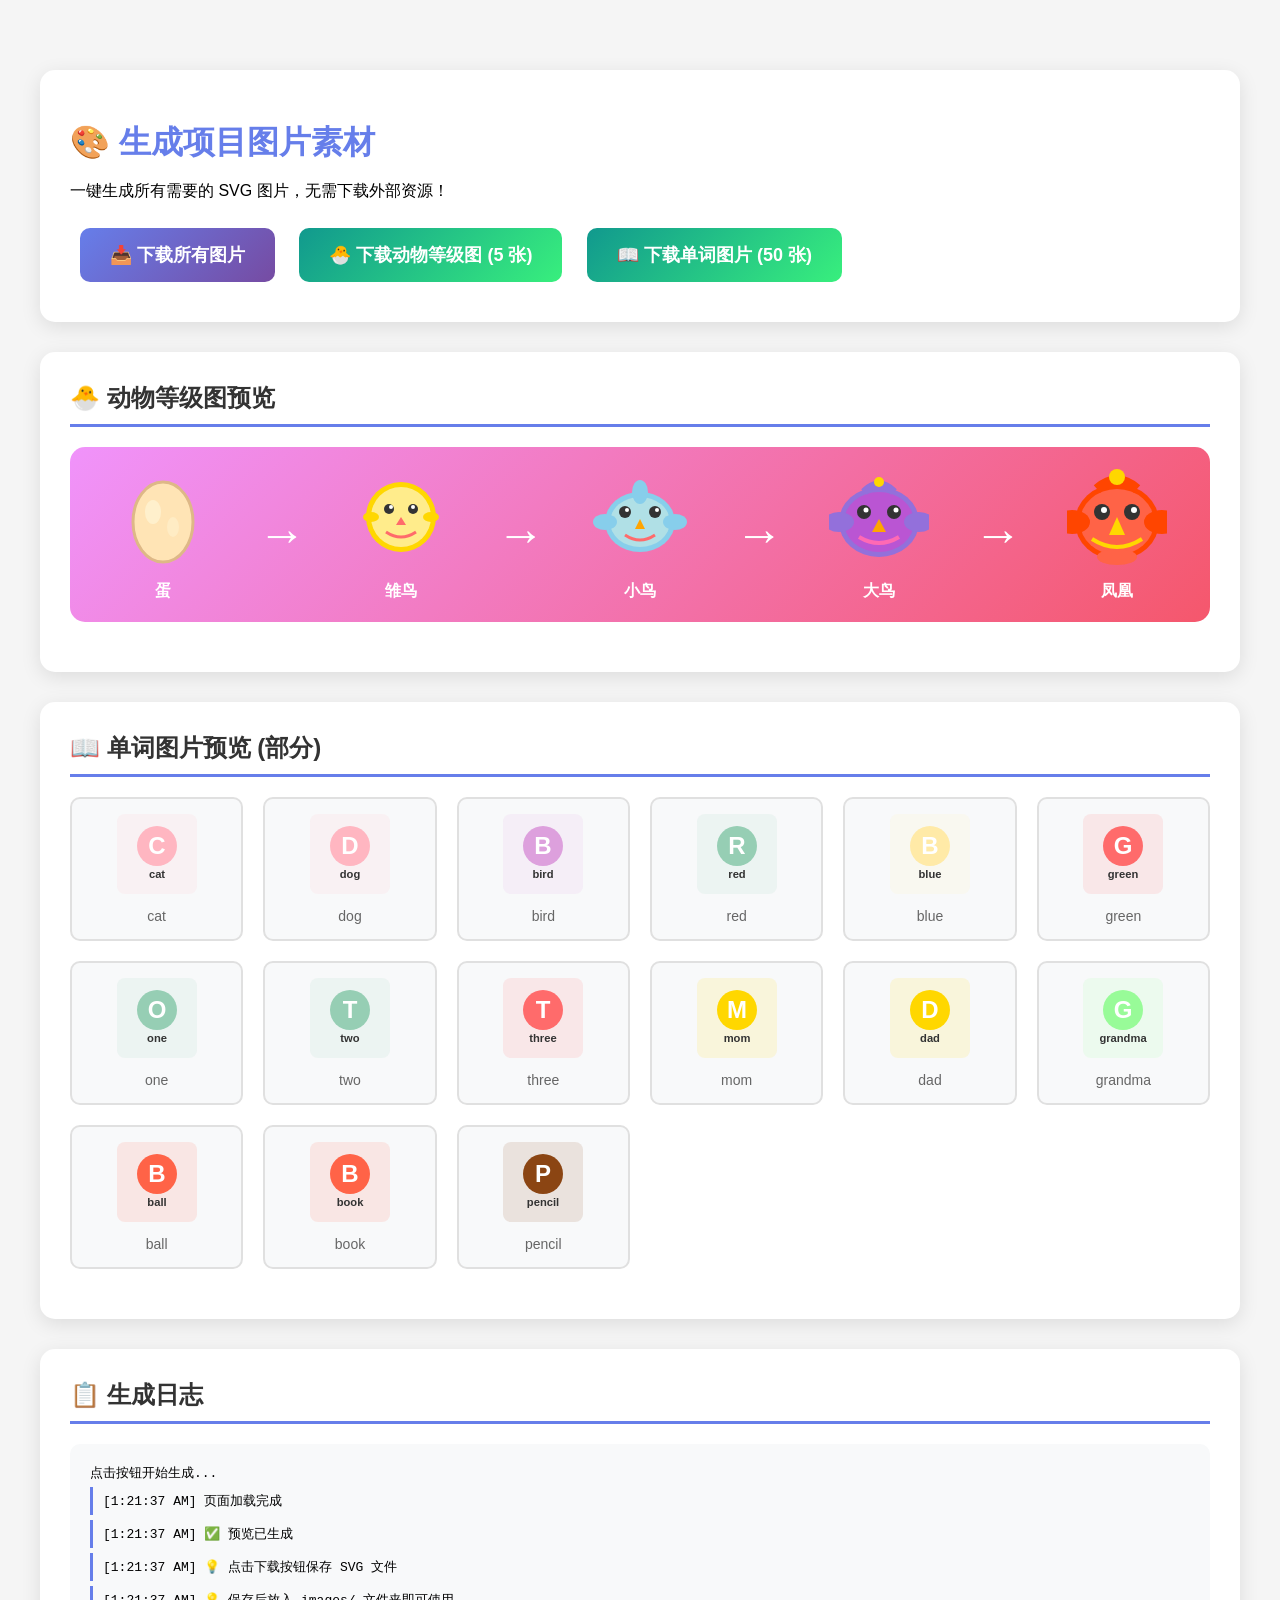
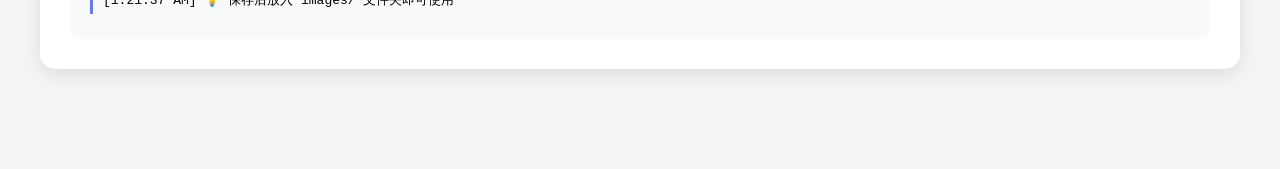
<file: tools/debug/generate-images.html>
<!DOCTYPE html>
<html lang="zh-CN">
<head>
  <meta charset="UTF-8">
  <meta name="viewport" content="width=device-width, initial-scale=1.0">
  <title>生成项目图片素材</title>
  <style>
    body {
      font-family: Arial, sans-serif;
      max-width: 1200px;
      margin: 50px auto;
      padding: 20px;
      background: #f5f5f5;
    }
    .card {
      background: white;
      padding: 30px;
      border-radius: 15px;
      margin-bottom: 30px;
      box-shadow: 0 5px 20px rgba(0,0,0,0.1);
    }
    h1 { color: #667eea; margin-bottom: 10px; }
    h2 { color: #333; border-bottom: 3px solid #667eea; padding-bottom: 10px; margin-top: 0; }
    .btn {
      padding: 15px 30px;
      font-size: 18px;
      border: none;
      border-radius: 10px;
      cursor: pointer;
      margin: 10px;
      color: white;
      font-weight: bold;
    }
    .btn-primary { background: linear-gradient(135deg, #667eea 0%, #764ba2 100%); }
    .btn-success { background: linear-gradient(135deg, #11998e 0%, #38ef7d 100%); }
    .btn:hover { opacity: 0.9; transform: translateY(-2px); }
    
    .preview-grid {
      display: grid;
      grid-template-columns: repeat(auto-fill, minmax(150px, 1fr));
      gap: 20px;
      margin: 20px 0;
    }
    .preview-item {
      background: #f8f9fa;
      border-radius: 10px;
      padding: 15px;
      text-align: center;
      border: 2px solid #e0e0e0;
    }
    .preview-item svg {
      width: 80px;
      height: 80px;
    }
    .preview-item p {
      margin: 10px 0 0;
      font-size: 14px;
      color: #666;
    }
    
    .animal-levels {
      display: flex;
      justify-content: space-around;
      align-items: center;
      margin: 20px 0;
      padding: 20px;
      background: linear-gradient(135deg, #f093fb 0%, #f5576c 100%);
      border-radius: 15px;
    }
    .animal-levels svg {
      width: 100px;
      height: 100px;
    }
    .arrow {
      font-size: 48px;
      color: white;
    }
    
    #log {
      background: #f8f9fa;
      padding: 20px;
      border-radius: 10px;
      font-family: monospace;
      max-height: 300px;
      overflow-y: auto;
    }
    .log-item {
      margin: 5px 0;
      padding: 5px;
      border-left: 3px solid #667eea;
      padding-left: 10px;
    }
    .success { border-left-color: #28a745; color: #28a745; }
    .error { border-left-color: #dc3545; color: #dc3545; }
  </style>
</head>
<body>
  <div class="card">
    <h1>🎨 生成项目图片素材</h1>
    <p>一键生成所有需要的 SVG 图片，无需下载外部资源！</p>
    
    <button class="btn btn-primary" onclick="downloadAll()">📥 下载所有图片</button>
    <button class="btn btn-success" onclick="downloadAnimals()">🐣 下载动物等级图 (5 张)</button>
    <button class="btn btn-success" onclick="downloadWords()">📖 下载单词图片 (50 张)</button>
  </div>
  
  <div class="card">
    <h2>🐣 动物等级图预览</h2>
    <div class="animal-levels" id="animal-levels-preview">
      <!-- 动态生成 -->
    </div>
  </div>
  
  <div class="card">
    <h2>📖 单词图片预览 (部分)</h2>
    <div class="preview-grid" id="word-preview">
      <!-- 动态生成 -->
    </div>
  </div>
  
  <div class="card">
    <h2>📋 生成日志</h2>
    <div id="log">点击按钮开始生成...</div>
  </div>

  <script>
    const logDiv = document.getElementById('log');
    
    function log(msg, type = 'info') {
      const className = type === 'success' ? 'success' : type === 'error' ? 'error' : '';
      logDiv.innerHTML += `<div class="log-item ${className}">[${new Date().toLocaleTimeString()}] ${msg}</div>`;
      logDiv.scrollTop = logDiv.scrollHeight;
      console.log(msg);
    }
    
    // ========== SVG 图标定义 ==========
    
    // 动物等级图标
    const animalSVGs = {
      egg: `<svg viewBox="0 0 100 100" xmlns="http://www.w3.org/2000/svg">
        <ellipse cx="50" cy="55" rx="30" ry="40" fill="#FFE4B5" stroke="#DEB887" stroke-width="3"/>
        <ellipse cx="40" cy="45" rx="8" ry="12" fill="#FFF8DC" opacity="0.6"/>
        <ellipse cx="60" cy="60" rx="6" ry="10" fill="#FFF8DC" opacity="0.4"/>
      </svg>`,
      
      chick: `<svg viewBox="0 0 100 100" xmlns="http://www.w3.org/2000/svg">
        <circle cx="50" cy="50" r="35" fill="#FFD700"/>
        <circle cx="50" cy="50" r="30" fill="#FFEC8B"/>
        <circle cx="38" cy="42" r="5" fill="#333"/>
        <circle cx="62" cy="42" r="5" fill="#333"/>
        <circle cx="40" cy="40" r="2" fill="#FFF"/>
        <circle cx="62" cy="40" r="2" fill="#FFF"/>
        <polygon points="50,50 45,58 55,58" fill="#FF6B6B"/>
        <path d="M 35 65 Q 50 75 65 65" stroke="#FF6B6B" stroke-width="3" fill="none"/>
        <ellipse cx="20" cy="50" rx="8" ry="5" fill="#FFD700"/>
        <ellipse cx="80" cy="50" rx="8" ry="5" fill="#FFD700"/>
      </svg>`,
      
      bird: `<svg viewBox="0 0 100 100" xmlns="http://www.w3.org/2000/svg">
        <ellipse cx="50" cy="55" rx="35" ry="30" fill="#87CEEB"/>
        <ellipse cx="50" cy="55" rx="30" ry="25" fill="#B0E0E6"/>
        <circle cx="35" cy="45" r="6" fill="#333"/>
        <circle cx="65" cy="45" r="6" fill="#333"/>
        <circle cx="37" cy="43" r="2" fill="#FFF"/>
        <circle cx="67" cy="43" r="2" fill="#FFF"/>
        <polygon points="50,52 45,62 55,62" fill="#FFA500"/>
        <path d="M 35 68 Q 50 78 65 68" stroke="#FF6B6B" stroke-width="3" fill="none"/>
        <ellipse cx="15" cy="55" rx="12" ry="8" fill="#87CEEB"/>
        <ellipse cx="85" cy="55" rx="12" ry="8" fill="#87CEEB"/>
        <ellipse cx="50" cy="25" rx="8" ry="12" fill="#87CEEB"/>
      </svg>`,
      
      bigbird: `<svg viewBox="0 0 100 100" xmlns="http://www.w3.org/2000/svg">
        <ellipse cx="50" cy="55" rx="40" ry="35" fill="#9370DB"/>
        <ellipse cx="50" cy="55" rx="35" ry="30" fill="#BA55D3"/>
        <circle cx="35" cy="45" r="7" fill="#333"/>
        <circle cx="65" cy="45" r="7" fill="#333"/>
        <circle cx="37" cy="43" r="2.5" fill="#FFF"/>
        <circle cx="67" cy="43" r="2.5" fill="#FFF"/>
        <polygon points="50,52 43,65 57,65" fill="#FFA500"/>
        <path d="M 30 70 Q 50 82 70 70" stroke="#FF69B4" stroke-width="4" fill="none"/>
        <ellipse cx="10" cy="55" rx="15" ry="10" fill="#9370DB"/>
        <ellipse cx="90" cy="55" rx="15" ry="10" fill="#9370DB"/>
        <path d="M 35 25 Q 50 10 65 25" stroke="#9370DB" stroke-width="8" fill="none"/>
        <circle cx="50" cy="15" r="5" fill="#FFD700"/>
      </svg>`,
      
      phoenix: `<svg viewBox="0 0 100 100" xmlns="http://www.w3.org/2000/svg">
        <ellipse cx="50" cy="55" rx="42" ry="38" fill="#FF4500"/>
        <ellipse cx="50" cy="55" rx="37" ry="33" fill="#FF6347"/>
        <circle cx="35" cy="45" r="8" fill="#333"/>
        <circle cx="65" cy="45" r="8" fill="#333"/>
        <circle cx="37" cy="43" r="3" fill="#FFF"/>
        <circle cx="67" cy="43" r="3" fill="#FFF"/>
        <polygon points="50,50 42,68 58,68" fill="#FFD700"/>
        <path d="M 25 72 Q 50 88 75 72" stroke="#FFD700" stroke-width="4" fill="none"/>
        <ellipse cx="5" cy="55" rx="18" ry="12" fill="#FF4500"/>
        <ellipse cx="95" cy="55" rx="18" ry="12" fill="#FF4500"/>
        <path d="M 30 22 Q 50 5 70 22" stroke="#FF4500" stroke-width="10" fill="none"/>
        <circle cx="50" cy="10" r="8" fill="#FFD700"/>
        <ellipse cx="50" cy="90" rx="20" ry="8" fill="#FF6347"/>
      </svg>`
    };
    
    // 单词图片生成器
    function generateWordSVG(word, category) {
      const colors = {
        animals: ['#FFD700', '#87CEEB', '#98FB98', '#FFB6C1', '#DDA0DD'],
        colors: ['#FF6B6B', '#4ECDC4', '#45B7D1', '#96CEB4', '#FFEAA7'],
        numbers: ['#FF6B6B', '#4ECDC4', '#45B7D1', '#96CEB4', '#FFEAA7'],
        family: ['#FFB6C1', '#87CEEB', '#98FB98', '#FFD700', '#DDA0DD'],
        objects: ['#A0A0A0', '#8B4513', '#4682B4', '#32CD32', '#FF6347']
      };
      
      const color = colors[category] ? colors[category][word.length % 5] : '#667eea';
      
      // 首字母大写
      const firstLetter = word.charAt(0).toUpperCase();
      
      return `<svg viewBox="0 0 200 200" xmlns="http://www.w3.org/2000/svg">
        <rect width="200" height="200" rx="20" fill="${color}20"/>
        <circle cx="100" cy="80" r="50" fill="${color}"/>
        <text x="100" y="100" text-anchor="middle" fill="white" font-size="60" font-weight="bold" font-family="Arial">${firstLetter}</text>
        <text x="100" y="160" text-anchor="middle" fill="#333" font-size="28" font-weight="bold" font-family="Arial">${word}</text>
      </svg>`;
    }
    
    // 单词列表
    const words = {
      animals: ['cat', 'dog', 'bird', 'fish', 'rabbit', 'duck', 'pig', 'cow', 'horse', 'sheep'],
      colors: ['red', 'blue', 'green', 'yellow', 'orange', 'purple', 'pink', 'black', 'white', 'brown'],
      numbers: ['one', 'two', 'three', 'four', 'five', 'six', 'seven', 'eight', 'nine', 'ten'],
      family: ['mom', 'dad', 'grandma', 'grandpa', 'sister', 'brother', 'baby', 'family', 'uncle', 'aunt'],
      objects: ['ball', 'book', 'pencil', 'bag', 'cup', 'chair', 'table', 'bed', 'door', 'window']
    };
    
    // ========== 预览渲染 ==========
    
    function renderAnimalLevels() {
      const container = document.getElementById('animal-levels-preview');
      const names = ['egg', 'chick', 'bird', 'bigbird', 'phoenix'];
      const labels = ['蛋', '雏鸟', '小鸟', '大鸟', '凤凰'];
      
      container.innerHTML = names.map((name, i) => `
        <div style="text-align:center;color:white;">
          ${animalSVGs[name]}
          <div style="margin-top:10px;font-weight:bold;">${labels[i]}</div>
        </div>
      ` + (i < 4 ? '<div class="arrow">→</div>' : '')).join('');
    }
    
    function renderWordPreview() {
      const container = document.getElementById('word-preview');
      let previewWords = [];
      
      // 每个分类选前 3 个
      Object.keys(words).forEach(cat => {
        previewWords.push(...words[cat].slice(0, 3).map(w => ({word: w, category: cat})));
      });
      
      container.innerHTML = previewWords.map(({word, category}) => `
        <div class="preview-item">
          ${generateWordSVG(word, category)}
          <p>${word}</p>
        </div>
      `).join('');
    }
    
    // ========== 下载功能 ==========
    
    function downloadSVG(filename, svgContent) {
      const blob = new Blob([svgContent], {type: 'image/svg+xml'});
      const url = URL.createObjectURL(blob);
      const a = document.createElement('a');
      a.href = url;
      a.download = filename;
      document.body.appendChild(a);
      a.click();
      document.body.removeChild(a);
      URL.revokeObjectURL(url);
      log(`✅ 下载：${filename}`, 'success');
    }
    
    function downloadAnimals() {
      log('开始下载动物等级图...');
      Object.keys(animalSVGs).forEach(name => {
        downloadSVG(`${name}.png`, animalSVGs[name]);
      });
      log('✅ 动物等级图下载完成！', 'success');
    }
    
    function downloadWords() {
      log('开始下载单词图片...');
      let count = 0;
      
      Object.keys(words).forEach(category => {
        words[category].forEach(word => {
          const svg = generateWordSVG(word, category);
          downloadSVG(`${word}.png`, svg);
          count++;
        });
      });
      
      log(`✅ 单词图片下载完成！共 ${count} 张`, 'success');
    }
    
    function downloadAll() {
      log('开始下载所有图片...');
      downloadAnimals();
      setTimeout(() => downloadWords(), 1000);
    }
    
    // ========== 初始化 ==========
    
    window.addEventListener('load', function() {
      log('页面加载完成');
      renderAnimalLevels();
      renderWordPreview();
      log('✅ 预览已生成');
      log('💡 点击下载按钮保存 SVG 文件');
      log('💡 保存后放入 images/ 文件夹即可使用');
    });
  </script>
</body>
</html>
</file>
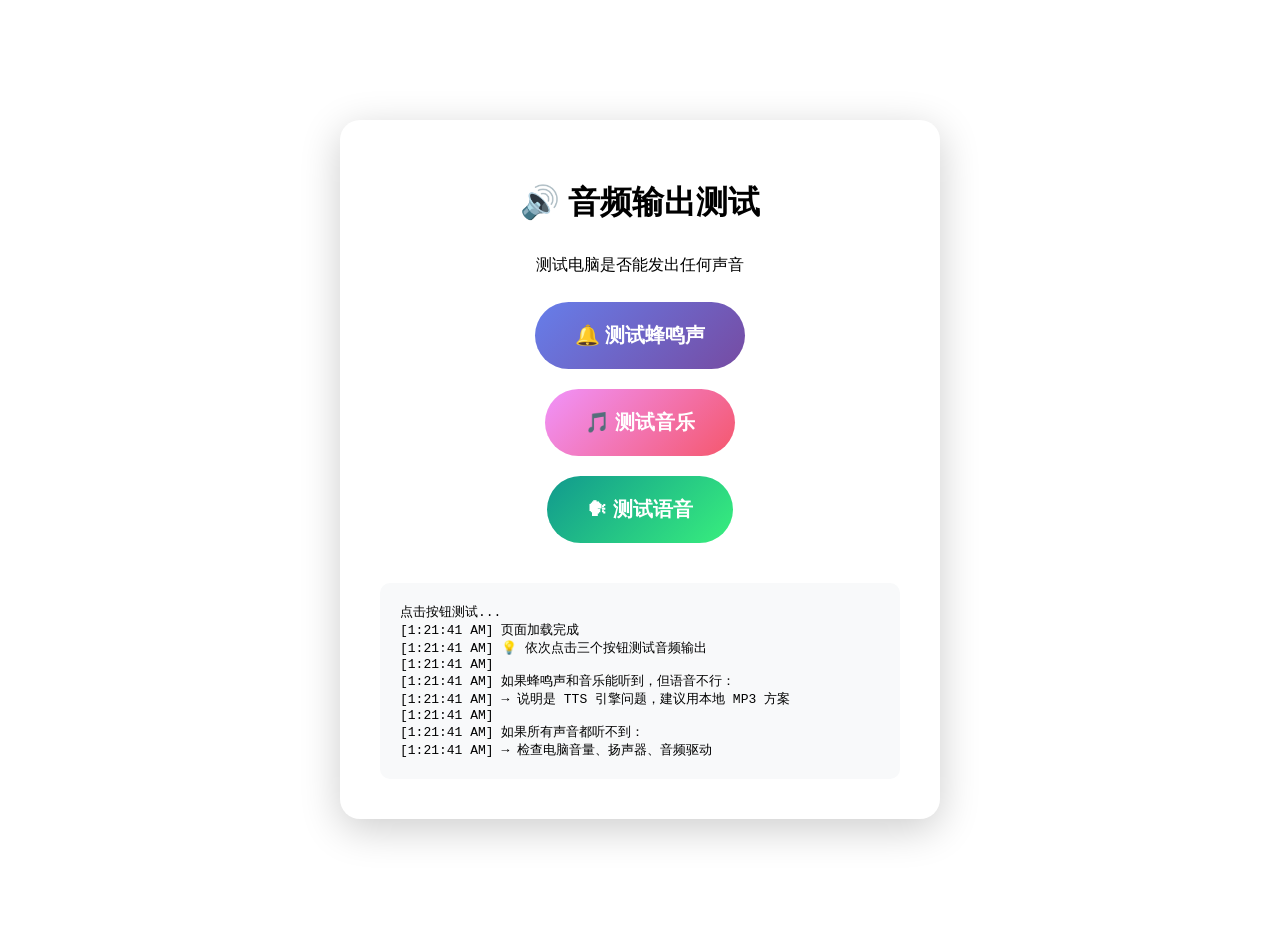
<file: tools/debug/test-audio-out.html>
<!DOCTYPE html>
<html lang="zh-CN">
<head>
  <meta charset="UTF-8">
  <meta name="viewport" content="width=device-width, initial-scale=1.0">
  <title>音频输出测试</title>
  <style>
    body {
      font-family: Arial, sans-serif;
      max-width: 600px;
      margin: 100px auto;
      padding: 20px;
      text-align: center;
    }
    .card {
      background: white;
      padding: 40px;
      border-radius: 20px;
      box-shadow: 0 10px 40px rgba(0,0,0,0.2);
    }
    h1 { margin-bottom: 30px; }
    .btn {
      padding: 20px 40px;
      font-size: 20px;
      border: none;
      border-radius: 50px;
      cursor: pointer;
      margin: 10px;
      color: white;
      font-weight: bold;
    }
    .btn-beep { background: linear-gradient(135deg, #667eea 0%, #764ba2 100%); }
    .btn-music { background: linear-gradient(135deg, #f093fb 0%, #f5576c 100%); }
    .btn-speech { background: linear-gradient(135deg, #11998e 0%, #38ef7d 100%); }
    .status {
      margin-top: 30px;
      padding: 20px;
      background: #f8f9fa;
      border-radius: 10px;
      text-align: left;
      font-family: monospace;
    }
  </style>
</head>
<body>
  <div class="card">
    <h1>🔊 音频输出测试</h1>
    <p>测试电脑是否能发出任何声音</p>
    
    <button class="btn btn-beep" onclick="testBeep()">
      🔔 测试蜂鸣声
    </button>
    <br>
    <button class="btn btn-music" onclick="testMusic()">
      🎵 测试音乐
    </button>
    <br>
    <button class="btn btn-speech" onclick="testSpeech()">
      🗣 测试语音
    </button>
    
    <div class="status" id="status">点击按钮测试...</div>
  </div>

  <script>
    const statusDiv = document.getElementById('status');
    
    function log(msg) {
      statusDiv.innerHTML += `<div>[${new Date().toLocaleTimeString()}] ${msg}</div>`;
      console.log(msg);
    }
    
    // ========== 测试 1: 蜂鸣声 (Web Audio API) ==========
    function testBeep() {
      log('🔔 测试蜂鸣声...');
      
      try {
        const audioCtx = new (window.AudioContext || window.webkitAudioContext)();
        const oscillator = audioCtx.createOscillator();
        const gainNode = audioCtx.createGain();
        
        oscillator.connect(gainNode);
        gainNode.connect(audioCtx.destination);
        
        oscillator.type = 'sine';
        oscillator.frequency.value = 440; // A4 音
        gainNode.gain.value = 0.3;
        
        oscillator.start();
        log('▶ 蜂鸣声开始');
        
        setTimeout(() => {
          oscillator.stop();
          log('✅ 蜂鸣声结束 - 如果听到了"嘟"声，说明音频输出正常！');
          audioCtx.close();
        }, 1000);
        
      } catch (e) {
        log(`❌ 蜂鸣声失败：${e.message}`);
      }
    }
    
    // ========== 测试 2: 简单音乐 ==========
    function testMusic() {
      log('🎵 测试音乐...');
      
      try {
        const audioCtx = new (window.AudioContext || window.webkitAudioContext)();
        const notes = [523.25, 659.25, 783.99, 1046.50]; // C E G C
        let time = audioCtx.currentTime;
        
        notes.forEach((freq, i) => {
          const oscillator = audioCtx.createOscillator();
          const gainNode = audioCtx.createGain();
          
          oscillator.connect(gainNode);
          gainNode.connect(audioCtx.destination);
          
          oscillator.frequency.value = freq;
          gainNode.gain.value = 0.2;
          
          oscillator.start(time + i * 0.3);
          oscillator.stop(time + i * 0.3 + 0.25);
        });
        
        log('▶ 音乐开始播放');
        setTimeout(() => log('✅ 音乐结束 - 如果听到了旋律，说明音频正常！'), 1500);
        
      } catch (e) {
        log(`❌ 音乐失败：${e.message}`);
      }
    }
    
    // ========== 测试 3: 语音 (再次尝试) ==========
    function testSpeech() {
      log('🗣 测试语音...');
      
      if (!('speechSynthesis' in window)) {
        log('❌ 浏览器不支持语音合成');
        return;
      }
      
      const utterance = new SpeechSynthesisUtterance('Hello');
      utterance.lang = 'en-US';
      utterance.rate = 0.8;
      
      utterance.onstart = () => log('▶ 语音开始');
      utterance.onend = () => log('✅ 语音结束');
      utterance.onerror = (e) => log(`❌ 语音错误：${e.error}`);
      
      speechSynthesis.speak(utterance);
      log('📢 已发送语音请求');
    }
    
    // 页面加载
    window.addEventListener('load', () => {
      log('页面加载完成');
      log('💡 依次点击三个按钮测试音频输出');
      log('');
      log('如果蜂鸣声和音乐能听到，但语音不行：');
      log('→ 说明是 TTS 引擎问题，建议用本地 MP3 方案');
      log('');
      log('如果所有声音都听不到：');
      log('→ 检查电脑音量、扬声器、音频驱动');
    });
  </script>
</body>
</html>
</file>
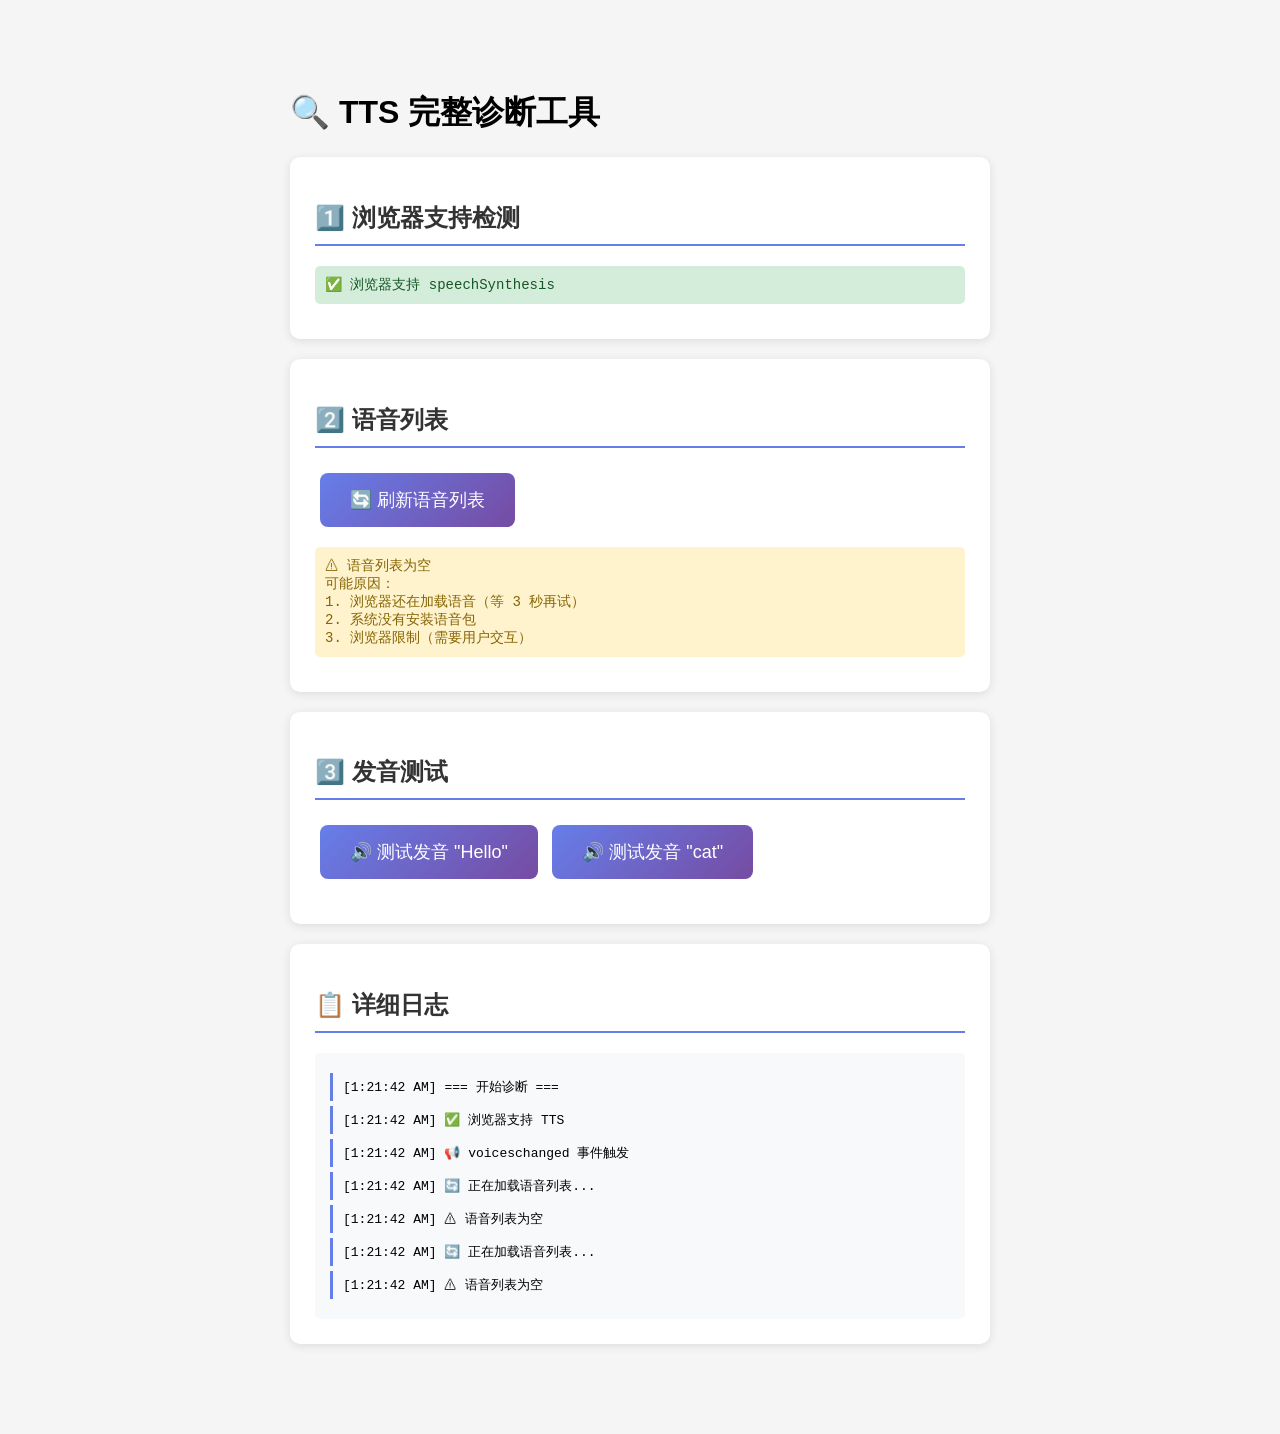
<file: tools/debug/test-diag.html>
<!DOCTYPE html>
<html lang="zh-CN">
<head>
  <meta charset="UTF-8">
  <meta name="viewport" content="width=device-width, initial-scale=1.0">
  <title>TTS 诊断工具</title>
  <style>
    body {
      font-family: Arial, sans-serif;
      max-width: 700px;
      margin: 50px auto;
      padding: 20px;
      background: #f5f5f5;
    }
    .card {
      background: white;
      padding: 25px;
      border-radius: 10px;
      margin-bottom: 20px;
      box-shadow: 0 2px 10px rgba(0,0,0,0.1);
    }
    h2 {
      color: #333;
      border-bottom: 2px solid #667eea;
      padding-bottom: 10px;
    }
    .result {
      padding: 10px;
      margin: 10px 0;
      border-radius: 5px;
      font-family: monospace;
      font-size: 14px;
    }
    .success { background: #d4edda; color: #155724; }
    .error { background: #f8d7da; color: #721c24; }
    .warning { background: #fff3cd; color: #856404; }
    .info { background: #d1ecf1; color: #0c5460; }
    .btn {
      padding: 15px 30px;
      font-size: 18px;
      border: none;
      border-radius: 8px;
      cursor: pointer;
      background: linear-gradient(135deg, #667eea 0%, #764ba2 100%);
      color: white;
      margin: 5px;
    }
    #log {
      max-height: 300px;
      overflow-y: auto;
      background: #f8f9fa;
      padding: 15px;
      border-radius: 5px;
      font-family: monospace;
      font-size: 13px;
    }
    .log-item {
      margin: 5px 0;
      padding: 5px;
      border-left: 3px solid #667eea;
      padding-left: 10px;
    }
  </style>
</head>
<body>
  <h1>🔍 TTS 完整诊断工具</h1>
  
  <div class="card">
    <h2>1️⃣ 浏览器支持检测</h2>
    <div id="support-check"></div>
  </div>
  
  <div class="card">
    <h2>2️⃣ 语音列表</h2>
    <button class="btn" onclick="loadVoices()">🔄 刷新语音列表</button>
    <div id="voice-list" style="margin-top:15px;"></div>
  </div>
  
  <div class="card">
    <h2>3️⃣ 发音测试</h2>
    <button class="btn" onclick="testSpeech()">🔊 测试发音 "Hello"</button>
    <button class="btn" onclick="testSpeech('cat')">🔊 测试发音 "cat"</button>
    <div id="speech-test" style="margin-top:15px;"></div>
  </div>
  
  <div class="card">
    <h2>📋 详细日志</h2>
    <div id="log"></div>
  </div>

  <script>
    const logDiv = document.getElementById('log');
    
    function log(msg, type = 'info') {
      const item = document.createElement('div');
      item.className = 'log-item';
      item.textContent = `[${new Date().toLocaleTimeString()}] ${msg}`;
      if (type === 'error') item.style.borderLeftColor = '#dc3545';
      if (type === 'success') item.style.borderLeftColor = '#28a745';
      logDiv.appendChild(item);
      logDiv.scrollTop = logDiv.scrollHeight;
      console.log(msg);
    }
    
    function showResult(elementId, html, type) {
      document.getElementById(elementId).innerHTML = 
        `<div class="result ${type}">${html}</div>`;
    }
    
    // 页面加载
    window.addEventListener('load', function() {
      log('=== 开始诊断 ===');
      
      // 1. 检查支持
      const supportDiv = document.getElementById('support-check');
      if ('speechSynthesis' in window) {
        showResult('support-check', '✅ 浏览器支持 speechSynthesis', 'success');
        log('✅ 浏览器支持 TTS');
      } else {
        showResult('support-check', '❌ 浏览器不支持 speechSynthesis<br>请更换 Chrome 或 Edge 浏览器', 'error');
        log('❌ 浏览器不支持 TTS');
        return;
      }
      
      // 2. 加载语音
      setTimeout(loadVoices, 100);
      
      // 3. 设置语音变化监听
      if (window.speechSynthesis.onvoiceschanged !== undefined) {
        window.speechSynthesis.onvoiceschanged = function() {
          log('📢 voiceschanged 事件触发');
          loadVoices();
        };
      }
    });
    
    // 加载语音列表
    function loadVoices() {
      log('🔄 正在加载语音列表...');
      const voices = speechSynthesis.getVoices();
      
      const voiceDiv = document.getElementById('voice-list');
      
      if (voices.length === 0) {
        showResult('voice-list', 
          '⚠ 语音列表为空<br>' +
          '可能原因：<br>' +
          '1. 浏览器还在加载语音（等 3 秒再试）<br>' +
          '2. 系统没有安装语音包<br>' +
          '3. 浏览器限制（需要用户交互）', 
          'warning');
        log('⚠ 语音列表为空');
      } else {
        let html = `<div class="result success">✅ 检测到 ${voices.length} 个语音</div>`;
        html += '<div style="max-height:200px;overflow-y:auto;">';
        voices.forEach((voice, i) => {
          const isEn = voice.lang.startsWith('en') ? '🇺🇸' : '';
          const isDefault = voice.default ? '⭐' : '';
          html += `<div style="padding:5px;border-bottom:1px solid #eee;">
            ${i+1}. ${voice.name} ${isEn} ${isDefault}<br>
            <small style="color:#666;">${voice.lang} - ${voice.localService ? '本地' : '云端'}</small>
          </div>`;
        });
        html += '</div>';
        voiceDiv.innerHTML = html;
        log(`✅ 加载到 ${voices.length} 个语音`);
        
        // 自动选择英语语音
        const enVoices = voices.filter(v => v.lang.startsWith('en'));
        if (enVoices.length > 0) {
          log(`✅ 找到 ${enVoices.length} 个英语语音`);
        } else {
          log('⚠ 没有找到英语语音，可能影响发音效果', 'warning');
        }
      }
    }
    
    // 测试发音
    function testSpeech(word = 'Hello') {
      log(`🔊 准备测试发音：${word}`);
      const testDiv = document.getElementById('speech-test');
      testDiv.innerHTML = '';
      
      const synth = window.speechSynthesis;
      const voices = synth.getVoices();
      
      if (voices.length === 0) {
        testDiv.innerHTML = '<div class="result warning">⚠ 语音列表为空，请先点击「刷新语音列表」</div>';
        log('⚠ 语音列表为空，无法发音');
        return;
      }
      
      const utterance = new SpeechSynthesisUtterance(word);
      utterance.lang = 'en-US';
      utterance.rate = 0.7;
      utterance.volume = 1.0;
      
      // 选择英语语音
      let selectedVoice = null;
      for (let voice of voices) {
        if (voice.lang === 'en-US') {
          selectedVoice = voice;
          break;
        }
      }
      if (!selectedVoice) {
        for (let voice of voices) {
          if (voice.lang.startsWith('en')) {
            selectedVoice = voice;
            break;
          }
        }
      }
      
      if (selectedVoice) {
        utterance.voice = selectedVoice;
        log(`🎤 使用语音：${selectedVoice.name}`);
      }
      
      // 事件监听
      utterance.onstart = function() {
        log('▶ 开始发音');
        testDiv.innerHTML += '<div class="result success">▶ 正在发音...</div>';
      };
      
      utterance.onend = function() {
        log('✅ 发音完成');
        testDiv.innerHTML += '<div class="result success">✅ 发音完成</div>';
      };
      
      utterance.onerror = function(event) {
        log(`❌ 发音错误：${event.error}`, 'error');
        testDiv.innerHTML += `<div class="result error">❌ 错误：${event.error}</div>`;
        
        if (event.error === 'not-allowed') {
          testDiv.innerHTML += 
            '<div class="result warning">💡 需要用户交互才能播放声音<br>' +
            '解决方法：先点击页面任意位置，再点击发音按钮</div>';
        }
      };
      
      synth.speak(utterance);
      log('📢 已发送发音请求');
      testDiv.innerHTML += '<div class="result info">📢 已发送发音请求，等待播放...</div>';
    }
    
    // 连续测试
    window.speechTest = function() {
      testSpeech('Hello');
      setTimeout(() => testSpeech('World'), 1500);
    };
  </script>
</body>
</html>
</file>
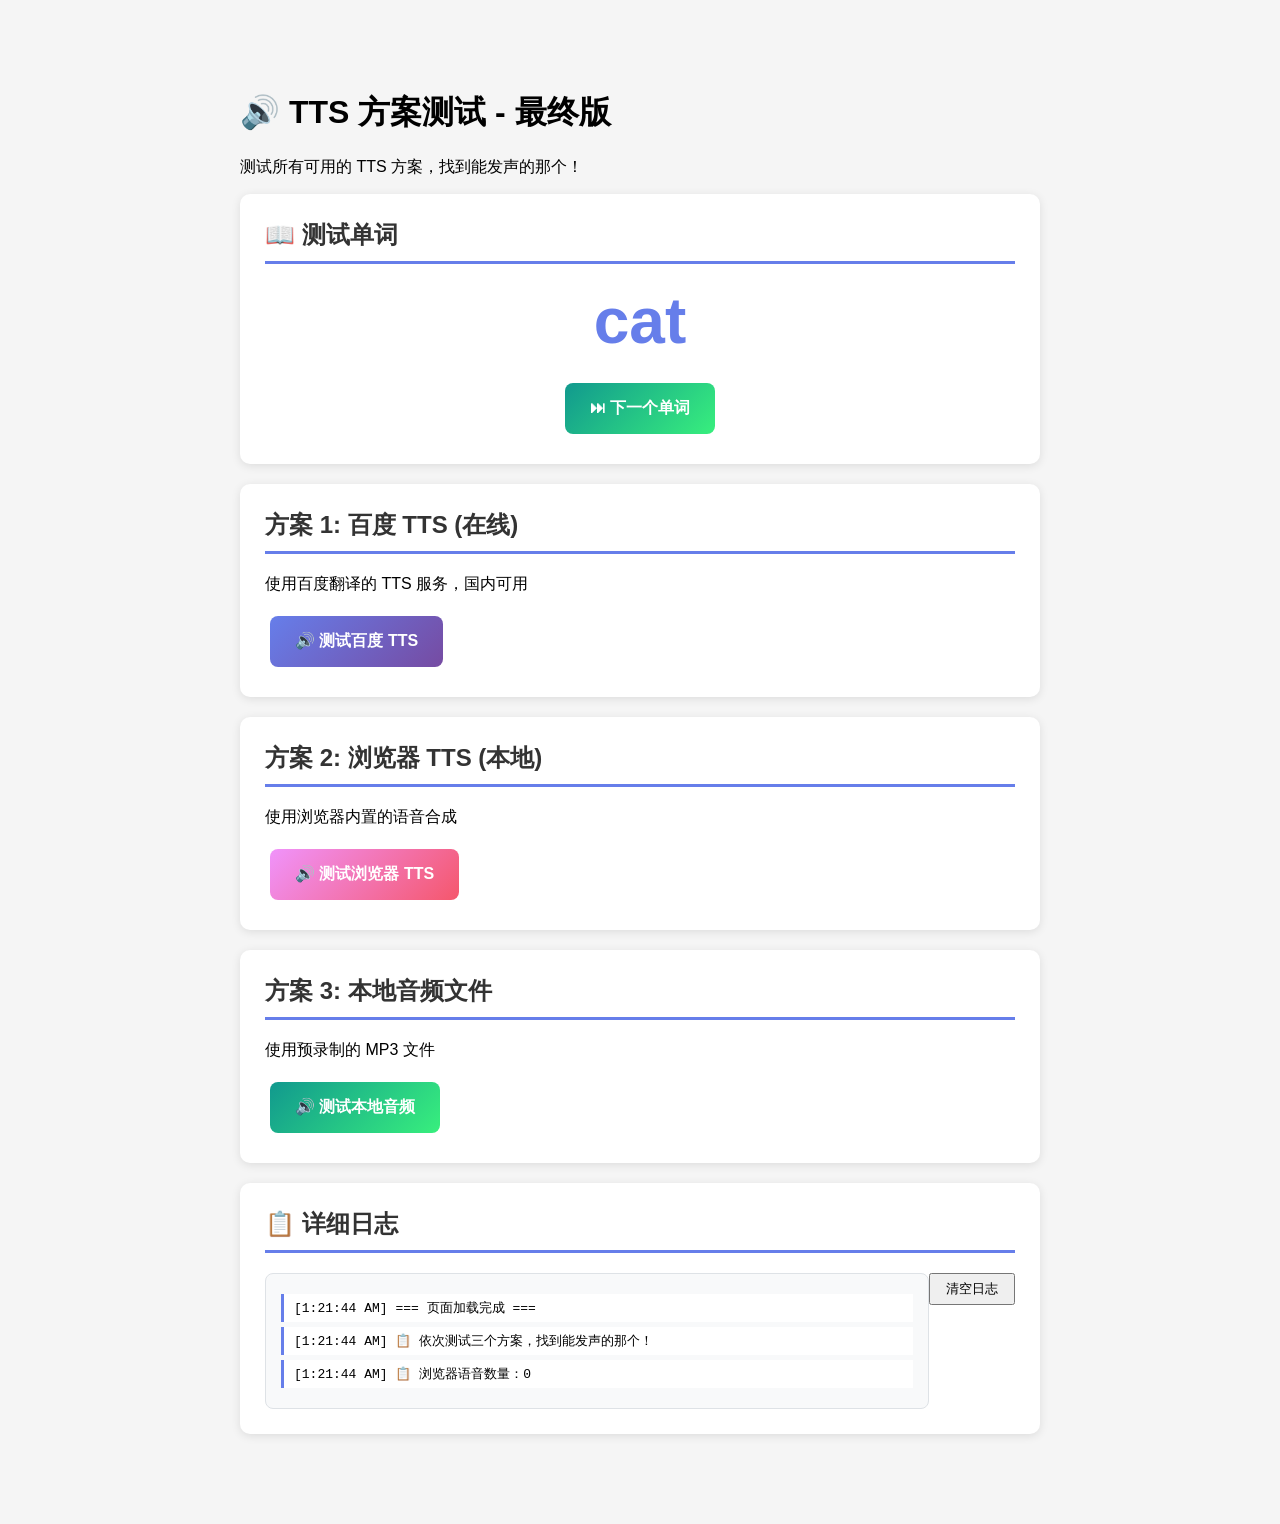
<file: tools/debug/test-final.html>
<!DOCTYPE html>
<html lang="zh-CN">
<head>
  <meta charset="UTF-8">
  <meta name="viewport" content="width=device-width, initial-scale=1.0">
  <title>TTS 方案测试 - 最终版</title>
  <style>
    body {
      font-family: Arial, sans-serif;
      max-width: 800px;
      margin: 50px auto;
      padding: 20px;
      background: #f5f5f5;
    }
    .card {
      background: white;
      padding: 25px;
      border-radius: 10px;
      margin-bottom: 20px;
      box-shadow: 0 2px 10px rgba(0,0,0,0.1);
    }
    h2 {
      color: #333;
      border-bottom: 3px solid #667eea;
      padding-bottom: 10px;
      margin-top: 0;
    }
    .btn {
      padding: 15px 25px;
      font-size: 16px;
      border: none;
      border-radius: 8px;
      cursor: pointer;
      margin: 5px;
      color: white;
      font-weight: bold;
    }
    .btn-baidu { background: linear-gradient(135deg, #667eea 0%, #764ba2 100%); }
    .btn-browser { background: linear-gradient(135deg, #f093fb 0%, #f5576c 100%); }
    .btn-audio { background: linear-gradient(135deg, #11998e 0%, #38ef7d 100%); }
    .btn:hover { opacity: 0.9; transform: translateY(-1px); }
    .btn:disabled { opacity: 0.5; cursor: not-allowed; }
    
    .status {
      padding: 15px;
      margin: 15px 0;
      border-radius: 8px;
      font-size: 15px;
    }
    .success { background: #d4edda; color: #155724; border: 1px solid #c3e6cb; }
    .error { background: #f8d7da; color: #721c24; border: 1px solid #f5c6cb; }
    .warning { background: #fff3cd; color: #856404; border: 1px solid #ffeaa7; }
    .info { background: #d1ecf1; color: #0c5460; border: 1px solid #bee5eb; }
    
    #log {
      max-height: 400px;
      overflow-y: auto;
      background: #f8f9fa;
      padding: 15px;
      border-radius: 8px;
      font-family: 'Consolas', monospace;
      font-size: 13px;
      border: 1px solid #dee2e6;
    }
    .log-item {
      margin: 5px 0;
      padding: 5px 10px;
      border-left: 3px solid #667eea;
      background: white;
    }
    .word-display {
      font-size: 64px;
      text-align: center;
      color: #667eea;
      margin: 20px 0;
      font-weight: bold;
    }
  </style>
</head>
<body>
  <h1>🔊 TTS 方案测试 - 最终版</h1>
  <p>测试所有可用的 TTS 方案，找到能发声的那个！</p>
  
  <div class="card">
    <h2>📖 测试单词</h2>
    <div class="word-display" id="current-word">cat</div>
    <div style="text-align: center;">
      <button class="btn btn-audio" onclick="nextWord()">⏭ 下一个单词</button>
    </div>
  </div>
  
  <div class="card">
    <h2>方案 1: 百度 TTS (在线)</h2>
    <p>使用百度翻译的 TTS 服务，国内可用</p>
    <button class="btn btn-baidu" onclick="testBaidu()">🔊 测试百度 TTS</button>
    <div id="baidu-status"></div>
  </div>
  
  <div class="card">
    <h2>方案 2: 浏览器 TTS (本地)</h2>
    <p>使用浏览器内置的语音合成</p>
    <button class="btn btn-browser" onclick="testBrowser()">🔊 测试浏览器 TTS</button>
    <div id="browser-status"></div>
  </div>
  
  <div class="card">
    <h2>方案 3: 本地音频文件</h2>
    <p>使用预录制的 MP3 文件</p>
    <button class="btn btn-audio" onclick="testLocalAudio()">🔊 测试本地音频</button>
    <div id="local-status"></div>
  </div>
  
  <div class="card">
    <h2>📋 详细日志</h2>
    <button onclick="clearLog()" style="float: right; padding: 5px 15px;">清空日志</button>
    <div id="log"></div>
  </div>

  <script>
    const words = ['cat', 'dog', 'bird', 'fish', 'rabbit', 'duck', 'pig', 'cow'];
    let wordIndex = 0;
    
    function log(msg, type = 'info') {
      const logDiv = document.getElementById('log');
      const item = document.createElement('div');
      item.className = 'log-item';
      item.textContent = `[${new Date().toLocaleTimeString()}] ${msg}`;
      if (type === 'error') item.style.borderLeftColor = '#dc3545';
      if (type === 'success') item.style.borderLeftColor = '#28a745';
      if (type === 'warning') item.style.borderLeftColor = '#ffc107';
      logDiv.appendChild(item);
      logDiv.scrollTop = logDiv.scrollHeight;
      console.log(msg);
    }
    
    function showStatus(id, msg, type) {
      document.getElementById(id).innerHTML = `<div class="status ${type}">${msg}</div>`;
    }
    
    function clearLog() {
      document.getElementById('log').innerHTML = '';
      log('日志已清空');
    }
    
    function nextWord() {
      wordIndex = (wordIndex + 1) % words.length;
      document.getElementById('current-word').textContent = words[wordIndex];
      log(`切换到单词：${words[wordIndex]}`);
    }
    
    function getCurrentWord() {
      return words[wordIndex];
    }
    
    // ========== 方案 1: 百度 TTS ==========
    function testBaidu() {
      const word = getCurrentWord();
      log(`🔴 测试百度 TTS: ${word}`);
      showStatus('baidu-status', '正在加载...', 'info');
      
      const audioUrl = `https://fanyi.baidu.com/gettts?text=${encodeURIComponent(word)}&lang=en&spd=5&source=web`;
      const audio = new Audio(audioUrl);
      audio.volume = 1.0;
      audio.crossOrigin = 'anonymous';
      
      let hasPlayed = false;
      let hasError = false;
      
      audio.addEventListener('play', () => {
        hasPlayed = true;
        log('▶ 百度 TTS 开始播放', 'success');
        showStatus('baidu-status', '✅ 正在播放...', 'success');
      });
      
      audio.addEventListener('ended', () => {
        log('✅ 百度 TTS 播放完成', 'success');
        showStatus('baidu-status', '✅ 播放成功！', 'success');
      });
      
      audio.addEventListener('error', (e) => {
        hasError = true;
        log(`❌ 百度 TTS 失败：${e.type}`, 'error');
        showStatus('baidu-status', `❌ 加载失败：${e.type}`, 'error');
      });
      
      const timeout = setTimeout(() => {
        if (!hasPlayed && !hasError) {
          log('⚠ 百度 TTS 超时（3 秒）', 'warning');
          showStatus('baidu-status', '⚠ 加载超时，网络可能有问题', 'warning');
        }
      }, 3000);
      
      audio.play().catch(err => {
        clearTimeout(timeout);
        log(`❌ 百度 TTS 播放失败：${err.message}`, 'error');
        showStatus('baidu-status', `❌ 播放失败：${err.message}`, 'error');
      });
      
      log(`📡 请求百度 TTS: ${audioUrl}`);
    }
    
    // ========== 方案 2: 浏览器 TTS ==========
    function testBrowser() {
      const word = getCurrentWord();
      log(`🔵 测试浏览器 TTS: ${word}`);
      showStatus('browser-status', '正在初始化...', 'info');
      
      if (!('speechSynthesis' in window)) {
        log('❌ 浏览器不支持 TTS', 'error');
        showStatus('browser-status', '❌ 浏览器不支持 TTS', 'error');
        return;
      }
      
      const synth = window.speechSynthesis;
      const voices = synth.getVoices();
      
      if (voices.length === 0) {
        log('⚠ 语音列表为空，等待加载...', 'warning');
        showStatus('browser-status', '⚠ 语音列表为空，请等待 3 秒后重试', 'warning');
        
        setTimeout(() => {
          const voices2 = synth.getVoices();
          if (voices2.length === 0) {
            log('❌ 语音列表仍为空', 'error');
            showStatus('browser-status', '❌ 无法获取语音列表', 'error');
          } else {
            log(`✅ 加载到 ${voices2.length} 个语音`, 'success');
            testBrowser(); // 重试
          }
        }, 3000);
        return;
      }
      
      log(`✅ 检测到 ${voices.length} 个语音`, 'success');
      
      const utterance = new SpeechSynthesisUtterance(word);
      utterance.lang = 'en-US';
      utterance.rate = 0.7;
      utterance.volume = 1.0;
      
      // 选择英语语音
      for (let voice of voices) {
        if (voice.lang === 'en-US' || voice.lang === 'en-GB') {
          utterance.voice = voice;
          log(`🎤 使用语音：${voice.name}`, 'success');
          break;
        }
      }
      
      utterance.addEventListener('start', () => {
        log('▶ 浏览器 TTS 开始发音', 'success');
        showStatus('browser-status', '✅ 正在发音...', 'success');
      });
      
      utterance.addEventListener('end', () => {
        log('✅ 浏览器 TTS 发音完成', 'success');
        showStatus('browser-status', '✅ 发音成功！', 'success');
      });
      
      utterance.addEventListener('error', (e) => {
        log(`❌ 浏览器 TTS 错误：${e.error}`, 'error');
        showStatus('browser-status', `❌ 错误：${e.error}`, 'error');
      });
      
      setTimeout(() => {
        synth.speak(utterance);
        log('📢 已发送发音请求', 'info');
        showStatus('browser-status', '📢 已发送请求，等待播放...', 'info');
      }, 100);
    }
    
    // ========== 方案 3: 本地音频 ==========
    function testLocalAudio() {
      const word = getCurrentWord();
      log(`🟢 测试本地音频：${word}.mp3`);
      showStatus('local-status', '正在加载...', 'info');
      
      const audioUrl = `audio/${word}.mp3`;
      const audio = new Audio(audioUrl);
      audio.volume = 1.0;
      
      audio.addEventListener('play', () => {
        log('▶ 本地音频开始播放', 'success');
        showStatus('local-status', '✅ 正在播放...', 'success');
      });
      
      audio.addEventListener('ended', () => {
        log('✅ 本地音频播放完成', 'success');
        showStatus('local-status', '✅ 播放成功！', 'success');
      });
      
      audio.addEventListener('error', (e) => {
        log(`❌ 本地音频失败：${e.type}`, 'error');
        showStatus('local-status', `❌ 文件不存在：audio/${word}.mp3`, 'error');
      });
      
      audio.play().catch(err => {
        log(`❌ 本地音频播放失败：${err.message}`, 'error');
        showStatus('local-status', `❌ 播放失败：${err.message}`, 'error');
      });
      
      log(`📂 请求文件：${audioUrl}`);
    }
    
    // 页面加载
    window.addEventListener('load', function() {
      log('=== 页面加载完成 ===');
      log('📋 依次测试三个方案，找到能发声的那个！');
      
      // 预加载浏览器语音
      if ('speechSynthesis' in window) {
        window.speechSynthesis.getVoices();
        setTimeout(() => {
          const voices = speechSynthesis.getVoices();
          log(`📋 浏览器语音数量：${voices.length}`);
        }, 100);
      }
    });
    
    // 键盘空格键测试百度 TTS
    document.addEventListener('keydown', function(e) {
      if (e.code === 'Space') {
        e.preventDefault();
        testBaidu();
      }
    });
  </script>
</body>
</html>
</file>
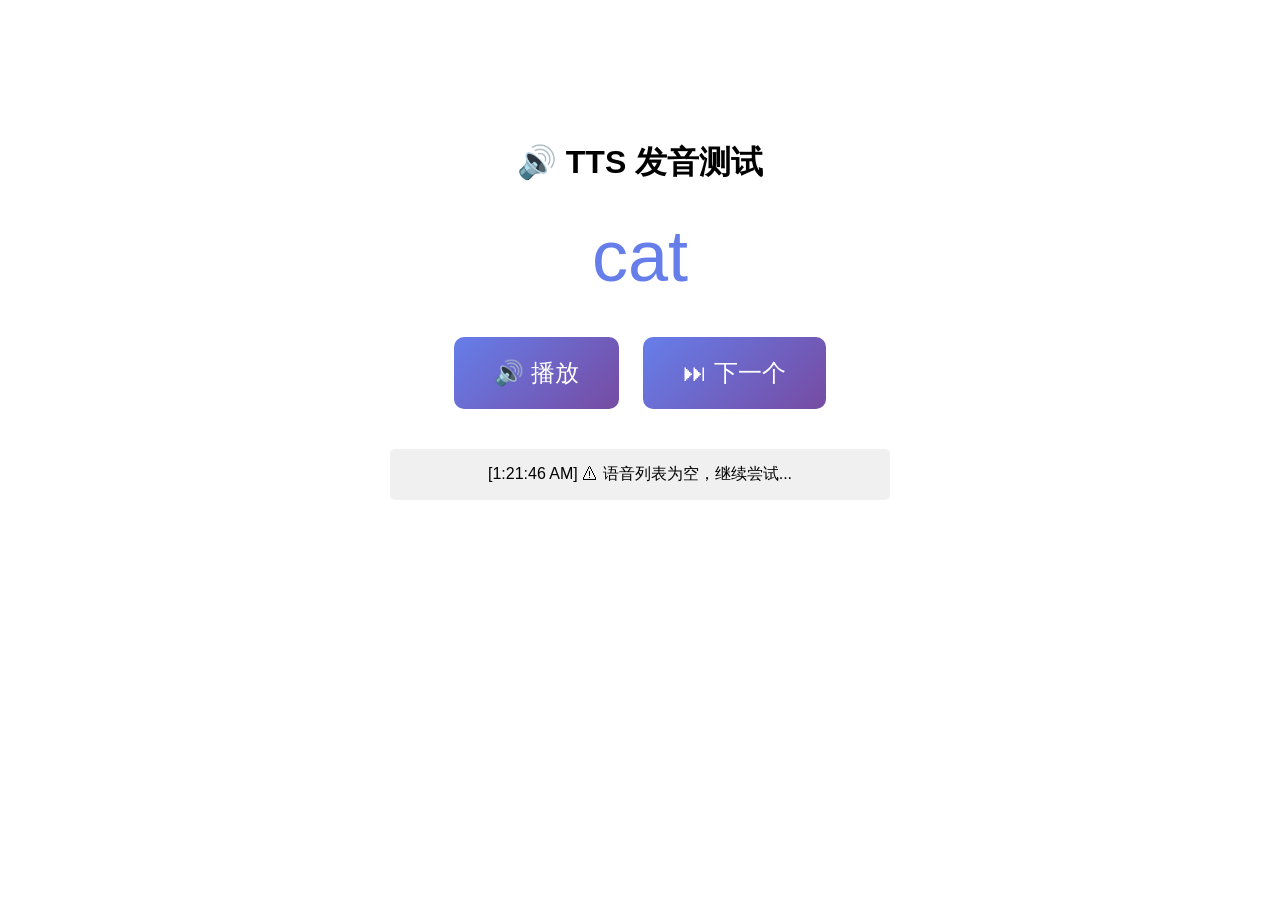
<file: tools/debug/test-simple.html>
<!DOCTYPE html>
<html lang="zh-CN">
<head>
  <meta charset="UTF-8">
  <meta name="viewport" content="width=device-width, initial-scale=1.0">
  <title>TTS 发音测试 - 极简版</title>
  <style>
    body {
      font-family: Arial, sans-serif;
      max-width: 500px;
      margin: 100px auto;
      padding: 20px;
      text-align: center;
    }
    .word {
      font-size: 72px;
      color: #667eea;
      margin: 30px 0;
    }
    .btn {
      padding: 20px 40px;
      font-size: 24px;
      border: none;
      border-radius: 10px;
      cursor: pointer;
      background: linear-gradient(135deg, #667eea 0%, #764ba2 100%);
      color: white;
      margin: 10px;
    }
    #status {
      margin-top: 30px;
      padding: 15px;
      background: #f0f0f0;
      border-radius: 5px;
      font-size: 16px;
    }
  </style>
</head>
<body>
  <h1>🔊 TTS 发音测试</h1>
  <div class="word" id="word">cat</div>
  
  <button class="btn" onclick="speak()">🔊 播放</button>
  <button class="btn" onclick="next()">⏭ 下一个</button>
  
  <div id="status">点击按钮开始测试...</div>

  <script>
    const words = ['cat', 'dog', 'bird', 'fish', 'rabbit', 'duck'];
    let index = 0;
    let synth = window.speechSynthesis;
    let voices = [];
    
    const statusDiv = document.getElementById('status');
    const wordDiv = document.getElementById('word');
    
    function log(msg) {
      statusDiv.innerHTML = `[${new Date().toLocaleTimeString()}] ${msg}`;
      console.log(msg);
    }
    
    // 页面加载时预加载语音
    window.addEventListener('load', function() {
      log('页面加载完成，正在加载语音...');
      
      // Chrome 需要等待 voiceschanged 事件
      if (synth.onvoiceschanged !== undefined) {
        synth.onvoiceschanged = function() {
          voices = synth.getVoices();
          log(`✅ 加载到 ${voices.length} 个语音`);
          voices.forEach((v, i) => {
            if (i < 5) console.log(`  ${i+1}. ${v.name} - ${v.lang}`);
          });
        };
      }
      
      // 延迟获取语音
      setTimeout(() => {
        voices = synth.getVoices();
        if (voices.length > 0) {
          log(`✅ 检测到 ${voices.length} 个可用语音`);
        } else {
          log('⚠ 语音列表为空，继续尝试...');
        }
      }, 500);
    });
    
    function speak() {
      const word = words[index];
      wordDiv.textContent = word;
      log(`准备播放：${word}`);
      
      if (!synth) {
        log('❌ 浏览器不支持 TTS');
        alert('浏览器不支持 TTS');
        return;
      }
      
      // 创建发音实例
      const utterance = new SpeechSynthesisUtterance(word);
      utterance.lang = 'en-US';
      utterance.rate = 0.7;
      utterance.volume = 1.0;
      
      // 选择英语语音
      voices = synth.getVoices();
      for (let voice of voices) {
        if (voice.lang === 'en-US' || voice.lang === 'en-GB') {
          utterance.voice = voice;
          log(`使用语音：${voice.name}`);
          break;
        }
      }
      
      // 事件监听
      utterance.onstart = () => log('▶ 开始发音');
      utterance.onend = () => log('✅ 发音完成');
      utterance.onerror = (e) => log(`❌ 错误：${e.error}`);
      
      // 播放
      synth.speak(utterance);
      log('已发送播放请求');
    }
    
    function next() {
      index = (index + 1) % words.length;
      wordDiv.textContent = words[index];
      log(`下一个单词：${words[index]}`);
    }
    
    // 键盘空格键播放
    document.addEventListener('keydown', function(e) {
      if (e.code === 'Space') {
        e.preventDefault();
        speak();
      }
    });
  </script>
</body>
</html>
</file>
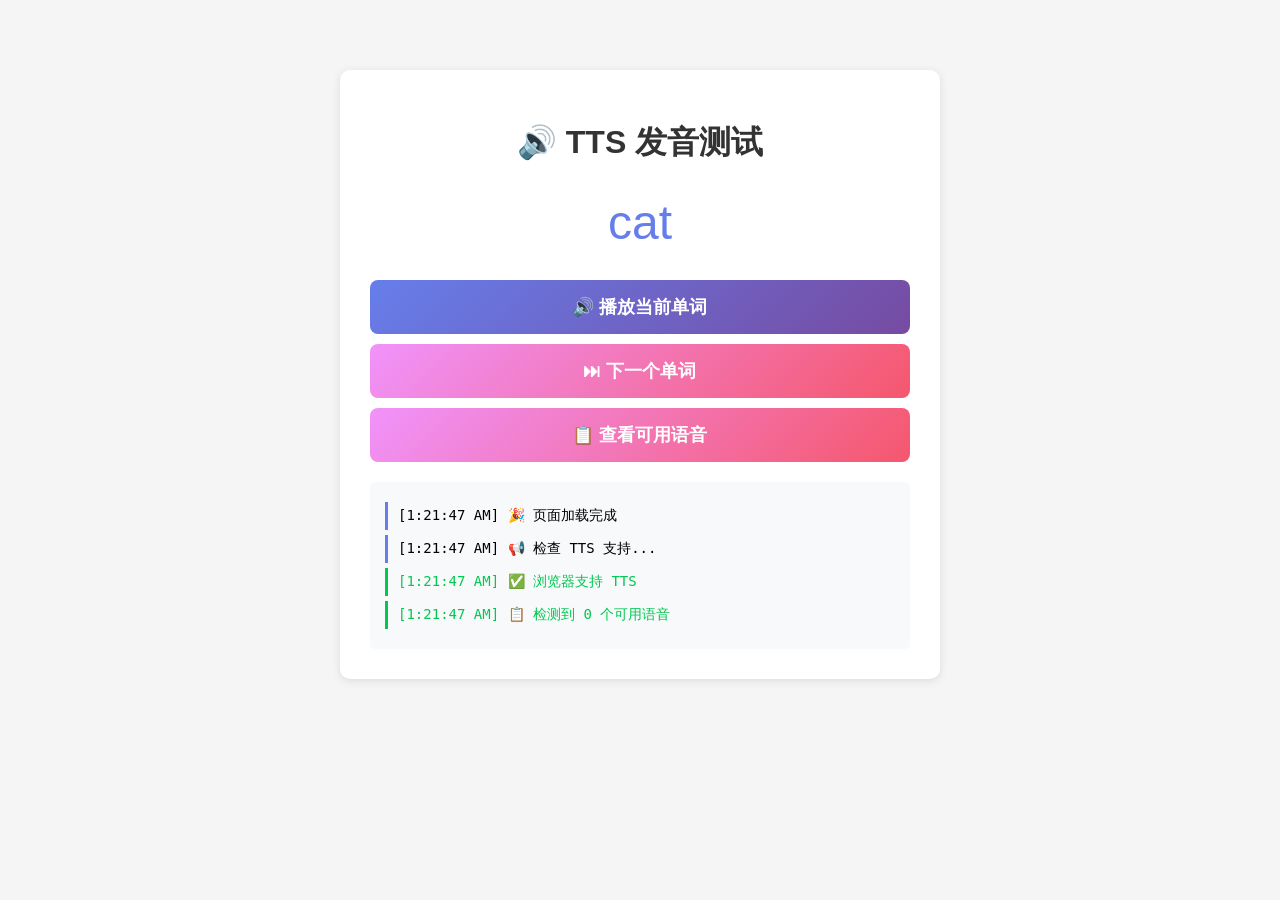
<file: tools/debug/test-tts.html>
<!DOCTYPE html>
<html lang="zh-CN">
<head>
  <meta charset="UTF-8">
  <meta name="viewport" content="width=device-width, initial-scale=1.0">
  <title>TTS 发音测试</title>
  <style>
    body {
      font-family: Arial, sans-serif;
      max-width: 600px;
      margin: 50px auto;
      padding: 20px;
      background: #f5f5f5;
    }
    .card {
      background: white;
      padding: 30px;
      border-radius: 10px;
      box-shadow: 0 2px 10px rgba(0,0,0,0.1);
    }
    h1 {
      color: #333;
      text-align: center;
    }
    .test-word {
      font-size: 48px;
      text-align: center;
      color: #667eea;
      margin: 30px 0;
    }
    .btn {
      display: block;
      width: 100%;
      padding: 15px;
      margin: 10px 0;
      font-size: 18px;
      border: none;
      border-radius: 8px;
      cursor: pointer;
      background: linear-gradient(135deg, #667eea 0%, #764ba2 100%);
      color: white;
      font-weight: bold;
    }
    .btn:hover {
      opacity: 0.9;
    }
    .btn-secondary {
      background: linear-gradient(135deg, #f093fb 0%, #f5576c 100%);
    }
    #log {
      margin-top: 20px;
      padding: 15px;
      background: #f8f9fa;
      border-radius: 5px;
      font-family: monospace;
      font-size: 14px;
      max-height: 300px;
      overflow-y: auto;
    }
    .log-item {
      margin: 5px 0;
      padding: 5px;
      border-left: 3px solid #667eea;
      padding-left: 10px;
    }
    .log-error {
      border-left-color: #ff4444;
      color: #ff4444;
    }
    .log-success {
      border-left-color: #00C851;
      color: #00C851;
    }
  </style>
</head>
<body>
  <div class="card">
    <h1>🔊 TTS 发音测试</h1>
    
    <div class="test-word" id="current-word">cat</div>
    
    <button class="btn" onclick="playCurrentWord()">
      🔊 播放当前单词
    </button>
    
    <button class="btn btn-secondary" onclick="nextWord()">
      ⏭ 下一个单词
    </button>
    
    <button class="btn btn-secondary" onclick="checkVoices()">
      📋 查看可用语音
    </button>
    
    <div id="log"></div>
  </div>

  <script>
    const words = ['cat', 'dog', 'bird', 'fish', 'rabbit'];
    let wordIndex = 0;
    
    // 日志函数
    function log(message, type = 'info') {
      const logDiv = document.getElementById('log');
      const item = document.createElement('div');
      item.className = 'log-item ' + (type === 'error' ? 'log-error' : type === 'success' ? 'log-success' : '');
      item.textContent = `[${new Date().toLocaleTimeString()}] ${message}`;
      logDiv.appendChild(item);
      logDiv.scrollTop = logDiv.scrollHeight;
      console.log(message);
    }
    
    // 初始化
    window.addEventListener('DOMContentLoaded', function() {
      log('🎉 页面加载完成');
      log('📢 检查 TTS 支持...');
      
      if ('speechSynthesis' in window) {
        log('✅ 浏览器支持 TTS', 'success');
        
        // 预加载语音
        speechSynthesis.getVoices();
        setTimeout(() => {
          const voices = speechSynthesis.getVoices();
          log(`📋 检测到 ${voices.length} 个可用语音`, 'success');
        }, 100);
      } else {
        log('❌ 浏览器不支持 TTS', 'error');
      }
    });
    
    // 播放当前单词
    function playCurrentWord() {
      const word = words[wordIndex];
      document.getElementById('current-word').textContent = word;
      log(`🔊 准备播放：${word}`);
      
      if (!('speechSynthesis' in window)) {
        log('❌ 浏览器不支持 TTS', 'error');
        alert('您的浏览器不支持语音播放，请使用 Chrome 或 Edge 浏览器');
        return;
      }
      
      const utterance = new SpeechSynthesisUtterance(word);
      utterance.lang = 'en-US';
      utterance.rate = 0.7;
      utterance.pitch = 1.0;
      utterance.volume = 1.0;
      
      // 尝试选择更好的语音
      const voices = speechSynthesis.getVoices();
      for (let voice of voices) {
        if (voice.lang === 'en-US' || voice.lang.startsWith('en')) {
          utterance.voice = voice;
          log(`🎤 使用语音：${voice.name} (${voice.lang})`);
          break;
        }
      }
      
      utterance.onstart = function() {
        log(`▶ 开始发音：${word}`, 'success');
      };
      
      utterance.onend = function() {
        log(`⏹ 发音完成：${word}`, 'success');
      };
      
      utterance.onerror = function(event) {
        log(`❌ 发音错误：${event.error}`, 'error');
      };
      
      // 不 cancel，直接播放（避免 interrupted 错误）
      speechSynthesis.speak(utterance);
      log('📢 已发送发音请求');
    }
    
    // 下一个单词
    function nextWord() {
      wordIndex = (wordIndex + 1) % words.length;
      document.getElementById('current-word').textContent = words[wordIndex];
      log(`⏭ 切换到单词：${words[wordIndex]}`);
    }
    
    // 查看可用语音
    function checkVoices() {
      const voices = speechSynthesis.getVoices();
      log(`📋 可用语音列表 (${voices.length}个):`, 'success');
      voices.forEach((voice, index) => {
        log(`  ${index + 1}. ${voice.name} - ${voice.lang} (${voice.default ? '默认' : ''})`);
      });
      
      if (voices.length === 0) {
        log('⚠ 语音列表为空，可能是浏览器限制', 'error');
        log('💡 尝试：1.刷新页面 2.更换 Chrome/Edge 浏览器 3.检查系统语音设置');
      }
    }
  </script>
</body>
</html>
</file>
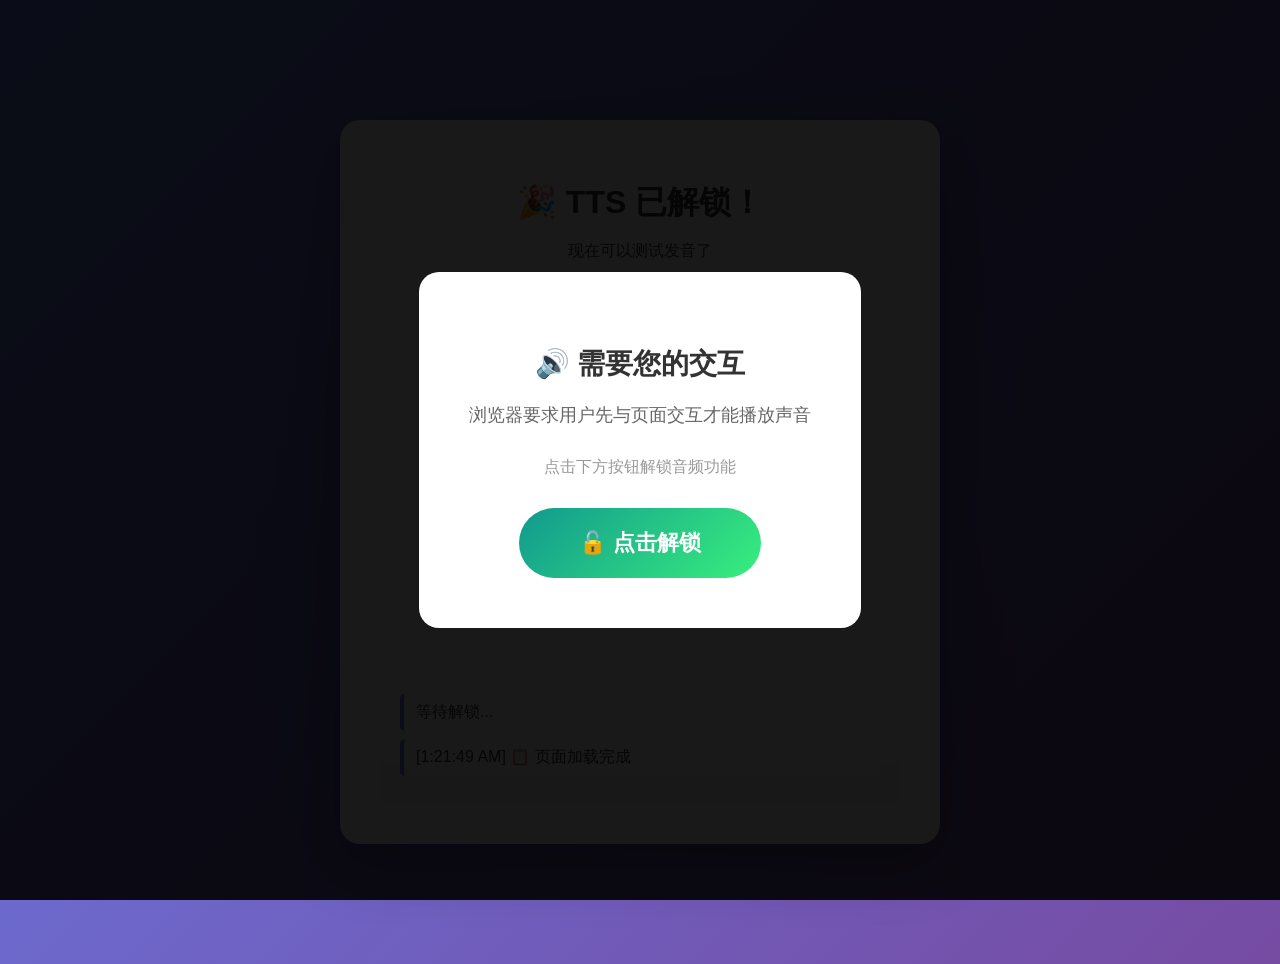
<file: tools/debug/test-unlock.html>
<!DOCTYPE html>
<html lang="zh-CN">
<head>
  <meta charset="UTF-8">
  <meta name="viewport" content="width=device-width, initial-scale=1.0">
  <title>TTS 解锁测试</title>
  <style>
    body {
      font-family: Arial, sans-serif;
      max-width: 600px;
      margin: 100px auto;
      padding: 20px;
      text-align: center;
      background: linear-gradient(135deg, #667eea 0%, #764ba2 100%);
      color: white;
    }
    .card {
      background: white;
      color: #333;
      padding: 40px;
      border-radius: 20px;
      box-shadow: 0 20px 60px rgba(0,0,0,0.3);
    }
    h1 {
      font-size: 32px;
      margin-bottom: 10px;
    }
    .word {
      font-size: 96px;
      margin: 40px 0;
      color: #667eea;
      font-weight: bold;
    }
    .btn {
      padding: 20px 50px;
      font-size: 24px;
      border: none;
      border-radius: 50px;
      cursor: pointer;
      background: linear-gradient(135deg, #667eea 0%, #764ba2 100%);
      color: white;
      margin: 10px;
      font-weight: bold;
      transition: all 0.3s;
    }
    .btn:hover {
      transform: scale(1.05);
      box-shadow: 0 10px 30px rgba(102,126,234,0.4);
    }
    .btn:disabled {
      opacity: 0.5;
      cursor: not-allowed;
      transform: none;
    }
    .status {
      margin-top: 30px;
      padding: 20px;
      background: #f8f9fa;
      border-radius: 10px;
      font-size: 16px;
      text-align: left;
    }
    .log-item {
      margin: 8px 0;
      padding: 8px;
      background: white;
      border-radius: 5px;
      border-left: 4px solid #667eea;
      padding-left: 12px;
    }
    .success { border-left-color: #28a745; color: #28a745; }
    .error { border-left-color: #dc3545; color: #dc3545; }
    .warning { border-left-color: #ffc107; color: #856404; }
    
    /* 解锁提示样式 */
    #unlock-overlay {
      position: fixed;
      top: 0;
      left: 0;
      width: 100%;
      height: 100%;
      background: rgba(0,0,0,0.9);
      display: flex;
      justify-content: center;
      align-items: center;
      z-index: 1000;
    }
    #unlock-overlay.hidden {
      display: none;
    }
    .unlock-content {
      background: white;
      color: #333;
      padding: 50px;
      border-radius: 20px;
      text-align: center;
      max-width: 500px;
    }
    .unlock-content h2 {
      font-size: 28px;
      margin-bottom: 20px;
    }
    .unlock-content p {
      font-size: 18px;
      margin-bottom: 30px;
      color: #666;
    }
    .unlock-btn {
      padding: 20px 60px;
      font-size: 22px;
      border: none;
      border-radius: 50px;
      cursor: pointer;
      background: linear-gradient(135deg, #11998e 0%, #38ef7d 100%);
      color: white;
      font-weight: bold;
      animation: pulse 1.5s infinite;
    }
    @keyframes pulse {
      0%, 100% { transform: scale(1); }
      50% { transform: scale(1.05); }
    }
  </style>
</head>
<body>
  <!-- 解锁遮罩层 -->
  <div id="unlock-overlay">
    <div class="unlock-content">
      <h2>🔊 需要您的交互</h2>
      <p>浏览器要求用户先与页面交互才能播放声音</p>
      <p style="font-size: 16px; color: #999;">点击下方按钮解锁音频功能</p>
      <button class="unlock-btn" onclick="unlockAudio()">🔓 点击解锁</button>
    </div>
  </div>

  <!-- 主界面 -->
  <div class="card">
    <h1>🎉 TTS 已解锁！</h1>
    <p>现在可以测试发音了</p>
    
    <div class="word" id="word">cat</div>
    
    <button class="btn" id="play-btn" onclick="play()" disabled>
      🔊 播放发音
    </button>
    
    <button class="btn" onclick="nextWord()">
      ⏭ 下一个单词
    </button>
    
    <div class="status" id="status">
      <div class="log-item">等待解锁...</div>
    </div>
  </div>

  <script>
    const words = ['cat', 'dog', 'bird', 'fish', 'rabbit'];
    let wordIndex = 0;
    let isUnlocked = false;
    let synth = window.speechSynthesis;
    
    const statusDiv = document.getElementById('status');
    const wordDiv = document.getElementById('word');
    const playBtn = document.getElementById('play-btn');
    
    function log(msg, type = 'info') {
      const className = type === 'success' ? 'success' : type === 'error' ? 'error' : type === 'warning' ? 'warning' : '';
      statusDiv.innerHTML += `<div class="log-item ${className}">[${new Date().toLocaleTimeString()}] ${msg}</div>`;
      statusDiv.scrollTop = statusDiv.scrollHeight;
      console.log(msg);
    }
    
    // 解锁音频
    function unlockAudio() {
      log('🔓 用户点击解锁按钮');
      
      // 创建并播放一个静音音频，激活音频上下文
      const audio = new Audio('[data-uri]');
      audio.volume = 0;
      
      audio.play().then(() => {
        log('✅ 音频上下文已激活', 'success');
        isUnlocked = true;
        playBtn.disabled = false;
        
        document.getElementById('unlock-overlay').classList.add('hidden');
        log('✅ 解锁遮罩已隐藏', 'success');
        
        // 立即测试发音
        setTimeout(() => play(), 500);
      }).catch(err => {
        log('❌ 音频激活失败：' + err.message, 'error');
      });
      
      // 同时测试 TTS
      testTTS();
    }
    
    // 测试 TTS
    function testTTS() {
      if (!isUnlocked) {
        log('⚠ 音频未解锁', 'warning');
        return;
      }
      
      const word = words[wordIndex];
      wordDiv.textContent = word;
      log(`🔊 准备播放：${word}`);
      
      const voices = synth.getVoices();
      log(`📋 可用语音：${voices.length}个`);
      
      const utterance = new SpeechSynthesisUtterance(word);
      utterance.lang = 'en-US';
      utterance.rate = 0.7;
      utterance.volume = 1.0;
      
      // 选择英语语音
      for (let voice of voices) {
        if (voice.lang === 'en-US' || voice.lang === 'en-GB') {
          utterance.voice = voice;
          log(`🎤 使用：${voice.name}`, 'success');
          break;
        }
      }
      
      // 关键：使用 addEventListener
      utterance.addEventListener('start', () => {
        log('▶ 开始发音', 'success');
        statusDiv.innerHTML += '<div class="log-item success">🔊 正在播放声音...</div>';
      });
      
      utterance.addEventListener('end', () => {
        log('✅ 发音完成', 'success');
      });
      
      utterance.addEventListener('error', (e) => {
        log(`❌ 错误：${e.error}`, 'error');
      });
      
      // 延迟执行，确保音频上下文已激活
      setTimeout(() => {
        synth.speak(utterance);
        log('📢 已发送发音请求');
      }, 200);
    }
    
    function play() {
      testTTS();
    }
    
    function nextWord() {
      wordIndex = (wordIndex + 1) % words.length;
      wordDiv.textContent = words[wordIndex];
      log(`⏭ 下一个：${words[wordIndex]}`);
    }
    
    // 页面加载时预加载语音
    window.addEventListener('load', function() {
      log('📋 页面加载完成');
      synth.getVoices();
      
      // Chrome 需要等待 voiceschanged
      if (synth.onvoiceschanged !== undefined) {
        synth.onvoiceschanged = function() {
          const voices = synth.getVoices();
          log(`📋 语音列表更新：${voices.length}个`);
        };
      }
      
      // 3 秒后自动获取一次
      setTimeout(() => {
        const voices = synth.getVoices();
        log(`📋 当前语音数量：${voices.length}个`);
      }, 3000);
    });
    
    // 空格键播放
    document.addEventListener('keydown', function(e) {
      if (e.code === 'Space' && isUnlocked) {
        e.preventDefault();
        play();
      }
    });
  </script>
</body>
</html>
</file>
<file: code/style.css>
/* 全局样式 */
* {
  margin: 0;
  padding: 0;
  box-sizing: border-box;
}

body {
  font-family: 'Segoe UI', 'Microsoft YaHei', sans-serif;
  background: linear-gradient(135deg, #667eea 0%, #764ba2 100%);
  min-height: 100vh;
  display: flex;
  justify-content: center;
  align-items: center;
  padding: 20px;
}

.container {
  background: white;
  border-radius: 20px;
  box-shadow: 0 20px 60px rgba(0, 0, 0, 0.3);
  max-width: 500px;
  width: 100%;
  overflow: hidden;
}

/* 头部 - 动物显示 */
.header {
  background: linear-gradient(135deg, #f093fb 0%, #f5576c 100%);
  padding: 20px;
  text-align: center;
}

.animal-container {
  display: flex;
  flex-direction: column;
  align-items: center;
  gap: 10px;
}

.animal-image {
  width: 120px;
  height: 120px;
  object-fit: contain;
  filter: drop-shadow(0 4px 8px rgba(0, 0, 0, 0.2));
  transition: transform 0.3s ease;
}

.animal-image:hover {
  transform: scale(1.1);
}

.animal-info {
  display: flex;
  gap: 20px;
  color: white;
  font-size: 16px;
  font-weight: bold;
}

/* 主内容区 */
#main-content {
  padding: 30px 20px;
  min-height: 400px;
}

.page {
  animation: fadeIn 0.3s ease;
}

.page.hidden {
  display: none;
}

@keyframes fadeIn {
  from {
    opacity: 0;
    transform: translateY(10px);
  }
  to {
    opacity: 1;
    transform: translateY(0);
  }
}

/* 单词卡片 */
.word-card {
  text-align: center;
  padding: 20px;
}

.word-image-container {
  margin-bottom: 20px;
}

.word-image {
  width: 200px;
  height: 200px;
  object-fit: contain;
  border-radius: 15px;
  background: #f8f9fa;
  padding: 10px;
}

.word-text {
  font-size: 48px;
  color: #333;
  margin-bottom: 10px;
  font-weight: bold;
}

.word-meaning {
  font-size: 24px;
  color: #666;
  margin-bottom: 15px;
}

.word-sentence {
  font-size: 16px;
  color: #888;
  font-style: italic;
  margin-bottom: 25px;
  padding: 0 20px;
}

/* 按钮组 */
.button-group {
  display: flex;
  gap: 15px;
  justify-content: center;
  margin-bottom: 20px;
}

.btn {
  padding: 12px 24px;
  border: none;
  border-radius: 50px;
  font-size: 18px;
  cursor: pointer;
  transition: all 0.3s ease;
  font-weight: bold;
}

.btn:hover {
  transform: translateY(-2px);
  box-shadow: 0 4px 12px rgba(0, 0, 0, 0.2);
}

.btn:active {
  transform: translateY(0);
}

.btn-primary {
  background: linear-gradient(135deg, #667eea 0%, #764ba2 100%);
  color: white;
}

.btn-secondary {
  background: linear-gradient(135deg, #f093fb 0%, #f5576c 100%);
  color: white;
}

.btn-success {
  background: linear-gradient(135deg, #11998e 0%, #38ef7d 100%);
  color: white;
}

.btn-large {
  padding: 15px 40px;
  font-size: 20px;
  width: 100%;
}

/* 导航按钮组 */
.nav-buttons {
  display: flex;
  gap: 15px;
  justify-content: center;
  margin-bottom: 20px;
}

.nav-buttons .btn {
  flex: 1;
  max-width: 150px;
}

/* 进度指示器 */
.progress-container {
  display: flex;
  align-items: center;
  justify-content: center;
  gap: 10px;
  margin-top: 30px;
  padding-top: 20px;
  border-top: 2px solid #f0f0f0;
}

.progress-dots {
  display: flex;
  gap: 8px;
}

.dot {
  width: 12px;
  height: 12px;
  border-radius: 50%;
  background: #e0e0e0;
  transition: all 0.3s ease;
}

.dot.active {
  background: linear-gradient(135deg, #667eea 0%, #764ba2 100%);
  transform: scale(1.2);
}

.dot.completed {
  background: linear-gradient(135deg, #11998e 0%, #38ef7d 100%);
}

#progress-text {
  font-weight: bold;
  color: #666;
}

/* 完成页面 */
.celebration-card,
.completed-card {
  text-align: center;
  padding: 40px 20px;
}

.celebration-title,
.completed-title {
  font-size: 36px;
  margin-bottom: 30px;
  animation: bounce 0.6s ease;
}

@keyframes bounce {
  0%, 100% { transform: translateY(0); }
  50% { transform: translateY(-20px); }
}

.level-up-animation {
  margin-bottom: 30px;
}

.level-up-text {
  font-size: 24px;
  color: #666;
  margin-bottom: 15px;
}

.level-up-arrow {
  font-size: 48px;
  animation: pulse 1s infinite;
}

@keyframes pulse {
  0%, 100% { transform: scale(1); }
  50% { transform: scale(1.1); }
}

.completed-text {
  font-size: 20px;
  color: #666;
  margin-bottom: 30px;
}

/* 已完成页面按钮组 */
.completed-buttons {
  display: flex;
  gap: 15px;
  justify-content: center;
  flex-wrap: wrap;
}

.completed-buttons .btn {
  min-width: 140px;
}

/* ==================== 设置按钮 ==================== */
.btn-settings {
  position: absolute;
  top: 10px;
  right: 10px;
  width: 36px;
  height: 36px;
  border: none;
  border-radius: 50%;
  background: rgba(255, 255, 255, 0.2);
  color: white;
  font-size: 18px;
  cursor: pointer;
  transition: all 0.3s ease;
  display: flex;
  align-items: center;
  justify-content: center;
}

.btn-settings:hover {
  background: rgba(255, 255, 255, 0.3);
  transform: rotate(30deg);
}

/* ==================== 设置面板 ==================== */
.settings-panel {
  position: fixed;
  top: 0;
  left: 0;
  width: 100%;
  height: 100%;
  background: rgba(0, 0, 0, 0.5);
  display: flex;
  align-items: center;
  justify-content: center;
  z-index: 1000;
  animation: fadeIn 0.2s ease;
}

.settings-panel.hidden {
  display: none;
}

.settings-content {
  background: white;
  border-radius: 20px;
  padding: 25px;
  max-width: 400px;
  width: 90%;
  box-shadow: 0 20px 60px rgba(0, 0, 0, 0.3);
  animation: slideUp 0.3s ease;
}

@keyframes slideUp {
  from {
    opacity: 0;
    transform: translateY(20px);
  }
  to {
    opacity: 1;
    transform: translateY(0);
  }
}

.settings-header {
  display: flex;
  justify-content: space-between;
  align-items: center;
  margin-bottom: 20px;
}

.settings-header h3 {
  font-size: 20px;
  color: #333;
  margin: 0;
}

.btn-close {
  width: 30px;
  height: 30px;
  border: none;
  border-radius: 50%;
  background: #f0f0f0;
  color: #666;
  font-size: 20px;
  cursor: pointer;
  transition: all 0.3s ease;
  display: flex;
  align-items: center;
  justify-content: center;
}

.btn-close:hover {
  background: #ff6b6b;
  color: white;
}

.settings-body {
  padding: 10px 0;
}

.settings-desc {
  color: #666;
  font-size: 14px;
  margin-bottom: 15px;
}

/* 布局选项 */
.layout-options {
  display: grid;
  grid-template-columns: repeat(3, 1fr);
  gap: 10px;
}

.layout-option {
  cursor: pointer;
}

.layout-option input[type="radio"] {
  display: none;
}

.layout-preview {
  display: flex;
  flex-direction: column;
  align-items: center;
  padding: 15px 10px;
  border: 2px solid #e0e0e0;
  border-radius: 12px;
  transition: all 0.3s ease;
  text-align: center;
}

.layout-option input[type="radio"]:checked + .layout-preview {
  border-color: #667eea;
  background: linear-gradient(135deg, rgba(102, 126, 234, 0.1) 0%, rgba(118, 75, 162, 0.1) 100%);
}

.layout-preview:hover {
  border-color: #667eea;
  transform: translateY(-2px);
}

.preview-icon {
  font-size: 24px;
  margin-bottom: 8px;
}

.layout-preview strong {
  font-size: 13px;
  color: #333;
  margin-bottom: 4px;
}

.layout-preview span {
  font-size: 11px;
  color: #999;
}

/* 布局预览示意图 */
.layout-preview-a, .layout-preview-b, .layout-preview-c {
  min-height: 60px;
  background: #f8f9fa;
  justify-content: center;
}

/* ==================== 布局 A：紧凑布局 ==================== */
.layout-a .header {
  padding: 10px 15px;
  min-height: 70px;
}

.layout-a .animal-image {
  width: 50px;
  height: 50px;
}

.layout-a .animal-info {
  gap: 15px;
  font-size: 14px;
}

.layout-a .word-image {
  width: 120px;
  height: 120px;
}

.layout-a .word-text {
  font-size: 32px;
}

.layout-a .word-meaning {
  font-size: 18px;
}

.layout-a .word-sentence {
  font-size: 13px;
}

.layout-a .btn {
  padding: 10px 18px;
  font-size: 15px;
}

.layout-a .button-group {
  margin-bottom: 15px;
}

.layout-a .nav-buttons {
  margin-bottom: 15px;
}

.layout-a .progress-container {
  margin-top: 15px;
  padding-top: 15px;
  border-top: 2px solid #f0f0f0;
}

.layout-a .footer {
  padding: 10px;
  font-size: 12px;
}

/* ==================== 布局 B：左右分栏 ==================== */
.layout-b .container {
  max-width: 600px;
}

.layout-b .header {
  padding: 15px;
  min-height: 80px;
}

.layout-b .animal-container {
  flex-direction: row;
  justify-content: center;
}

.layout-b .animal-image {
  width: 60px;
  height: 60px;
}

.layout-b .animal-info {
  flex-direction: column;
  gap: 5px;
  font-size: 14px;
}

.layout-b #main-content {
  padding: 20px 15px;
}

.layout-b .word-card {
  display: grid;
  grid-template-columns: 1fr 1.5fr;
  grid-template-rows: 1fr auto;
  gap: 20px;
  text-align: left;
}

.layout-b .word-image-container {
  grid-row: 1 / 2;
  margin-bottom: 0;
  display: flex;
  align-items: center;
  justify-content: center;
}

.layout-b .word-image {
  width: 140px;
  height: 140px;
}

.layout-b .word-content {
  grid-row: 1 / 2;
  display: flex;
  flex-direction: column;
  justify-content: center;
}

.layout-b .progress-container {
  grid-column: 1 / -1;
  grid-row: 2 / 3;
  margin-top: 10px;
  padding-top: 15px;
  border-top: 2px solid #f0f0f0;
}

.layout-b .word-text {
  font-size: 36px;
  margin-bottom: 8px;
}

.layout-b .word-meaning {
  font-size: 20px;
  margin-bottom: 10px;
}

.layout-b .word-sentence {
  font-size: 14px;
  margin-bottom: 15px;
}

.layout-b .button-group {
  margin-bottom: 10px;
}

.layout-b .btn {
  padding: 8px 16px;
  font-size: 14px;
}

.layout-b .nav-buttons {
  margin-bottom: 10px;
}

/* ==================== 布局 C：卡片悬浮 ==================== */
.layout-c body {
  background: linear-gradient(135deg, #667eea 0%, #764ba2 100%);
  padding: 10px;
}

.layout-c .container {
  background: transparent;
  box-shadow: none;
  max-width: 450px;
}

.layout-c .header {
  background: transparent;
  padding: 10px 15px;
  min-height: 60px;
  position: relative;
}

.layout-c .animal-container {
  display: flex;
  align-items: center;
  gap: 10px;
}

.layout-c .animal-image {
  width: 50px;
  height: 50px;
  filter: drop-shadow(0 4px 8px rgba(0, 0, 0, 0.3));
}

.layout-c .animal-info {
  color: white;
  font-size: 13px;
  gap: 10px;
}

.layout-c .btn-settings {
  position: absolute;
  top: 50%;
  right: 15px;
  transform: translateY(-50%);
}

.layout-c #main-content {
  padding: 10px;
  min-height: auto;
}

.layout-c .word-card {
  background: white;
  border-radius: 20px;
  padding: 25px 20px;
  box-shadow: 0 20px 60px rgba(0, 0, 0, 0.3);
}

.layout-c .word-image {
  width: 130px;
  height: 130px;
}

.layout-c .word-text {
  font-size: 34px;
}

.layout-c .word-meaning {
  font-size: 19px;
}

.layout-c .word-sentence {
  font-size: 14px;
}

.layout-c .btn {
  padding: 10px 18px;
  font-size: 15px;
}

.layout-c .progress-container {
  background: transparent;
  border-radius: 0;
  padding: 10px 0 0 0;
  margin-top: 15px;
  border-top: 2px solid #f0f0f0;
}

.layout-c .footer {
  background: rgba(255, 255, 255, 0.9);
  border-radius: 15px;
  margin: 10px;
  padding: 10px;
}

/* ==================== 底部 ==================== */
.footer {
  background: #f8f9fa;
  padding: 15px;
  text-align: center;
  color: #888;
  font-size: 14px;
  position: relative;
}

/* 重置按钮 */
.btn-reset {
  margin-top: 10px;
  padding: 8px 16px;
  border: none;
  border-radius: 20px;
  background: linear-gradient(135deg, #ff6b6b 0%, #ee5a5a 100%);
  color: white;
  font-size: 13px;
  cursor: pointer;
  transition: all 0.3s ease;
  font-weight: bold;
  opacity: 0.7;
}

.btn-reset:hover {
  opacity: 1;
  transform: translateY(-2px);
  box-shadow: 0 4px 12px rgba(255, 107, 107, 0.3);
}

/* 响应式设计 */
@media (max-width: 480px) {
  .word-text {
    font-size: 36px;
  }
  
  .word-meaning {
    font-size: 20px;
  }
  
  .word-image {
    width: 150px;
    height: 150px;
  }
  
  .animal-image {
    width: 100px;
    height: 100px;
  }
  
  .button-group {
    flex-direction: column;
  }
  
  .btn {
    width: 100%;
  }
}

/* 录音状态 */
.btn-recording {
  animation: recording 1s infinite;
  background: linear-gradient(135deg, #ff416c 0%, #ff4b2b 100%) !important;
}

@keyframes recording {
  0%, 100% { opacity: 1; }
  50% { opacity: 0.6; }
}
</file>
